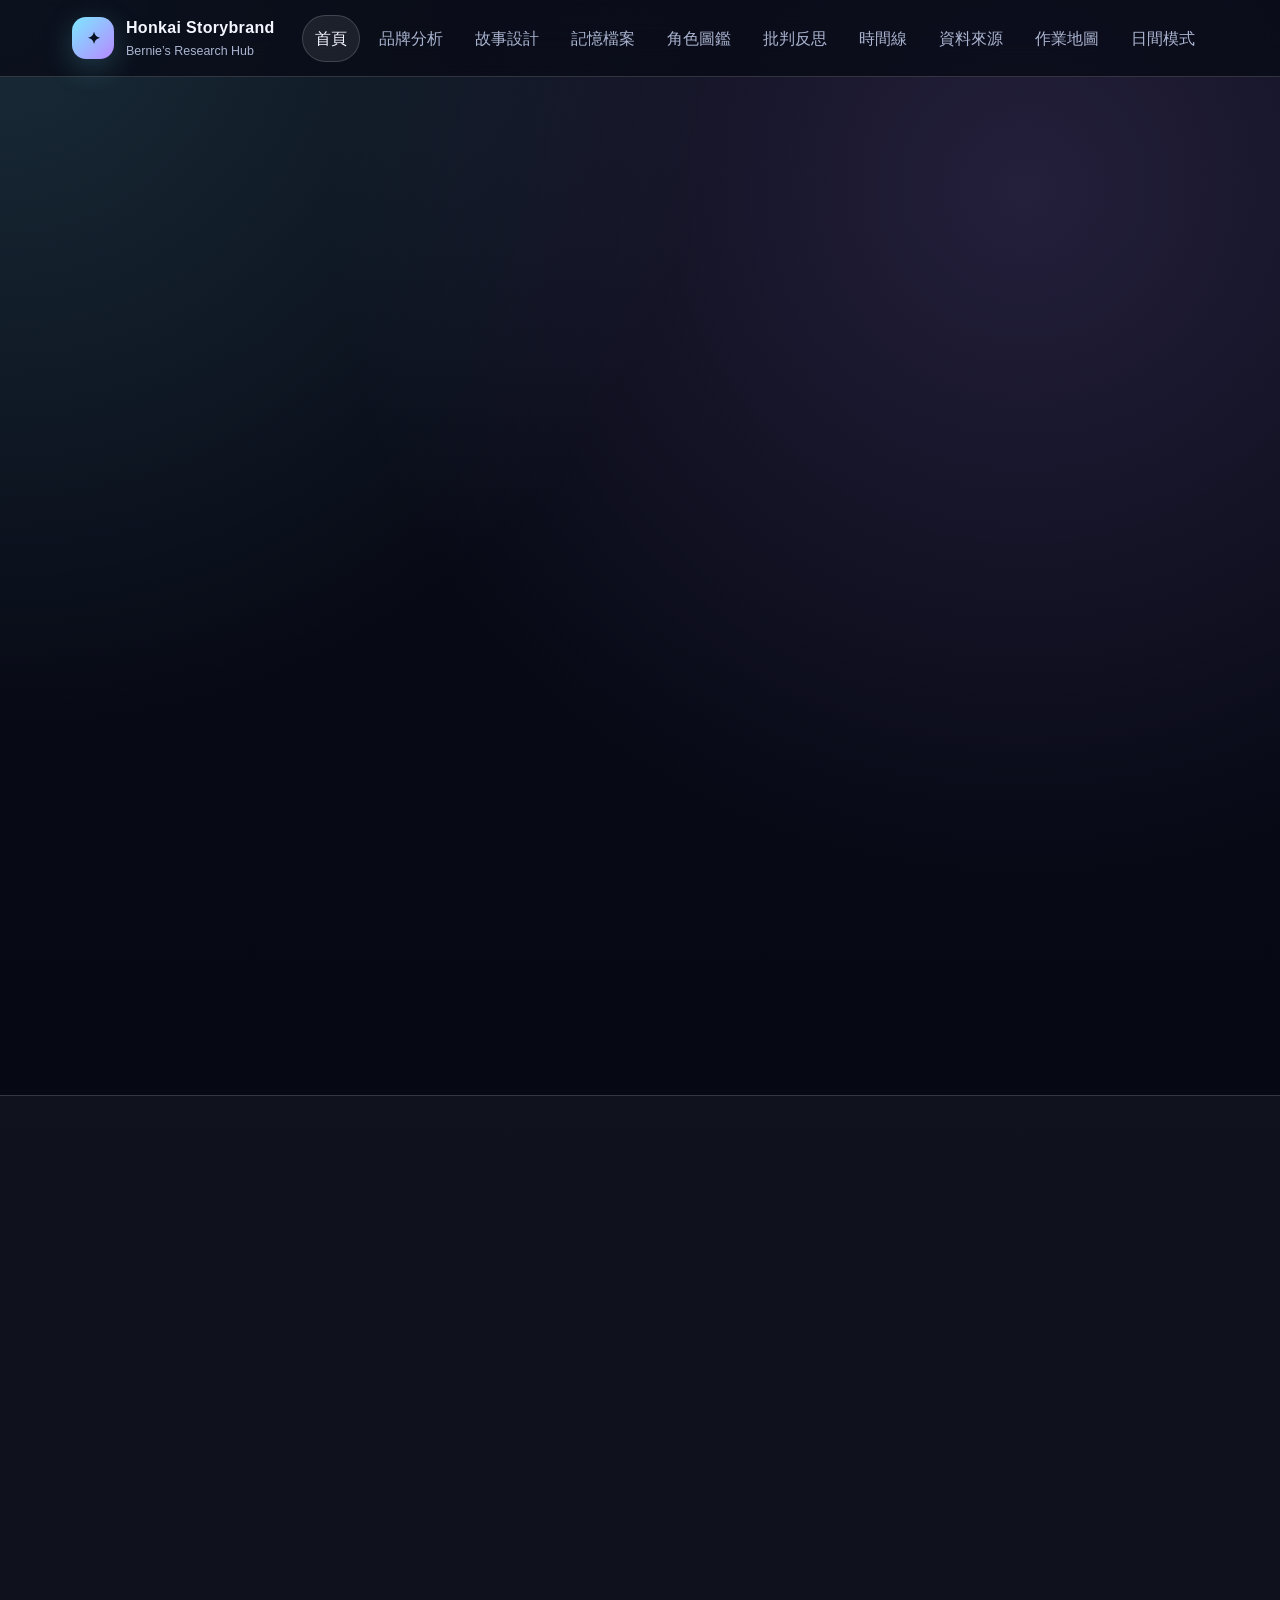
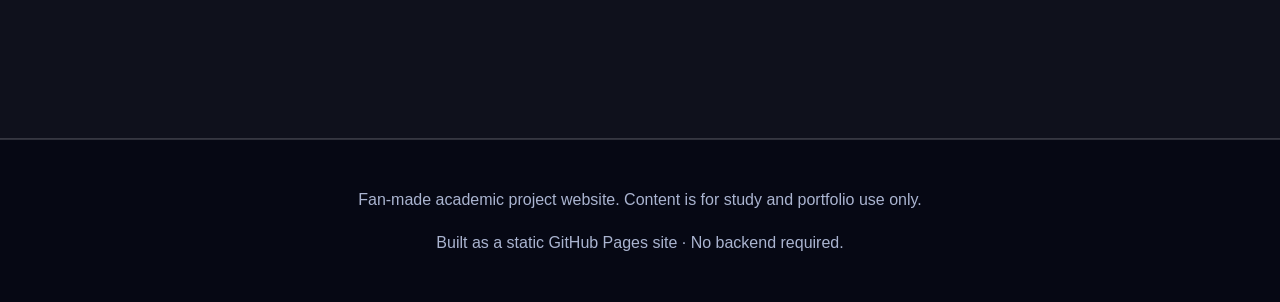
<file: index.html>
<!DOCTYPE html>
<html lang="zh-Hant">
<head>
  <meta charset="UTF-8" />
  <meta name="viewport" content="width=device-width, initial-scale=1.0" />
  <meta name="description" content="《崩壞3rd》數碼敘事、品牌分析與互動企劃網站。" />
  <title>首頁｜Honkai Storybrand Archive</title>
  <link rel="stylesheet" href="assets/css/styles.css" />
  <link rel="stylesheet" href="assets/css/intro.css" />
  
</head>
<body data-page="index">
  <a class="skip-link" href="#main">跳到主要內容</a>
  <header class="site-header">
    <div class="nav-shell">
      <a class="brand-mark" href="index.html" aria-label="Honkai Storybrand Archive home">
        <span class="brand-icon">✦</span>
        <span><strong>Honkai Storybrand</strong><small>Bernie’s Research Hub</small></span>
      </a>
      <button class="nav-toggle" aria-expanded="false" aria-controls="site-nav">☰</button>
      <nav id="site-nav" class="site-nav" aria-label="Main navigation">
        <a class="active" href="index.html">首頁</a>
<a href="brand.html">品牌分析</a>
<a href="story.html">故事設計</a>
<a href="campaign.html">記憶檔案</a>
<a href="characters.html">角色圖鑑</a>
<a href="reflection.html">批判反思</a>
<a href="resources.html">作業地圖</a>
      </nav>
    </div>
  </header>
  <main id="main">
    
<section class="hero split-hero">
  <div class="hero-copy reveal">
    <p class="eyebrow">Digital Storytelling · Brand Analysis · Campaign Prototype</p>
    <h1>《崩壞3rd》數碼敘事品牌研究網站</h1>
    <p class="lead">將《崩壞3rd》由一個 fan site 重新寫成一個可交功課、可做簡報、可展示互動企劃的研究網站。</p>
    <div class="hero-actions">
      <a class="btn primary" href="brand.html">睇品牌分析</a>
      <a class="btn ghost" href="campaign.html">試記憶檔案</a>
    </div>
  </div>
  <div class="hero-panel reveal delay-1" aria-label="project summary card">
    <span class="panel-label">Core Thesis</span>
    <h2>角色弧光 + 跨媒體 + Live Service = 情感型品牌</h2>
    <p>《崩壞3rd》的強項不是單純打怪或抽卡，而是把玩家放在「艦長／見證者」位置，透過長線劇情、動畫短片、音樂與社群活動累積情感記憶。</p>
  </div>
</section>

<section class="section compact">
  <div class="section-heading reveal">
    <p class="eyebrow">Assignment Fit</p>
    <h2>網站對應功課要求</h2>
    <p>這個版本直接對應 written report 與 PowerPoint 所需內容。你可以逐頁截圖、摘句，或者當成 digital submission prototype。</p>
  </div>
  <div class="card-grid four reveal delay-1">
    <article class="card"><span class="number">01</span><h3>Brand Analysis</h3><p>分析 miHoYo / HoYoverse 與《崩壞3rd》的 IP 定位、受眾、品牌語調。</p></article>
    <article class="card"><span class="number">02</span><h3>Story Design</h3><p>用角色弧光、章節節奏與世界觀，解釋故事如何建立情感投入。</p></article>
    <article class="card"><span class="number">03</span><h3>Interactive Elements</h3><p>用「記憶檔案」作 campaign prototype，示範互動式敘事如何設計。</p></article>
    <article class="card"><span class="number">04</span><h3>Critical Reflection</h3><p>討論抽卡倫理、敘事碎片化、社群風險與數碼敘事成效。</p></article>
  </div>
</section>

<section class="section alt">
  <div class="section-heading reveal">
    <p class="eyebrow">Site Map</p>
    <h2>你可以點樣行呢個網站</h2>
  </div>
  <div class="route-grid reveal delay-1">
    <a class="route-card" href="brand.html"><strong>品牌分析</strong><span>由公司品牌、IP 定位、受眾與品牌語調入手。</span></a>
    <a class="route-card" href="story.html"><strong>故事設計</strong><span>整理主線角色弧光、故事階段與 design rationale。</span></a>
    <a class="route-card" href="campaign.html"><strong>記憶檔案</strong><span>一個互動式網頁 campaign，可當 prototype 展示。</span></a>
    <a class="route-card" href="characters.html"><strong>角色圖鑑</strong><span>搜尋角色、睇角色 function 與網站用語。</span></a>
    <a class="route-card" href="reflection.html"><strong>批判反思</strong><span>寫 report 最需要用來拉高分析深度的一頁。</span></a>
    <a class="route-card" href="resources.html"><strong>作業地圖</strong><span>將網站轉成 written report 與 10-slide deck。</span></a>
  </div>
</section>

  </main>
  <footer class="site-footer">
    <p>Fan-made academic project website. Content is for study and portfolio use only.</p>
    <p>Built as a static GitHub Pages site · No backend required.</p>
  </footer>
  <div class="site-intro" id="site-intro" role="dialog" aria-modal="true" aria-labelledby="intro-title" hidden>
    <div class="site-intro__content">
      <p class="site-intro__eyebrow">Honkai Storybrand Archive</p>
      <div class="site-intro__orbit" aria-hidden="true"><span>✦</span></div>
      <p class="site-intro__chapter">MEMORY ARCHIVE / 01</p>
      <h2 id="intro-title">每段記憶，都值得見證。</h2>
      <p class="site-intro__subtitle">連結故事，重遇屬於你的崩壞記憶。</p>
      <div class="site-intro__track" aria-hidden="true"><span></span></div>
      <p class="site-intro__status" role="status" aria-live="polite">正在載入記憶檔案…</p>
      <button class="site-intro__skip" type="button">跳過動畫 <span aria-hidden="true">↗</span></button>
    </div>
  </div>
  <script src="assets/js/intro.js"></script>
  <script src="assets/js/main.js"></script>
  
</body>
</html>
</file>
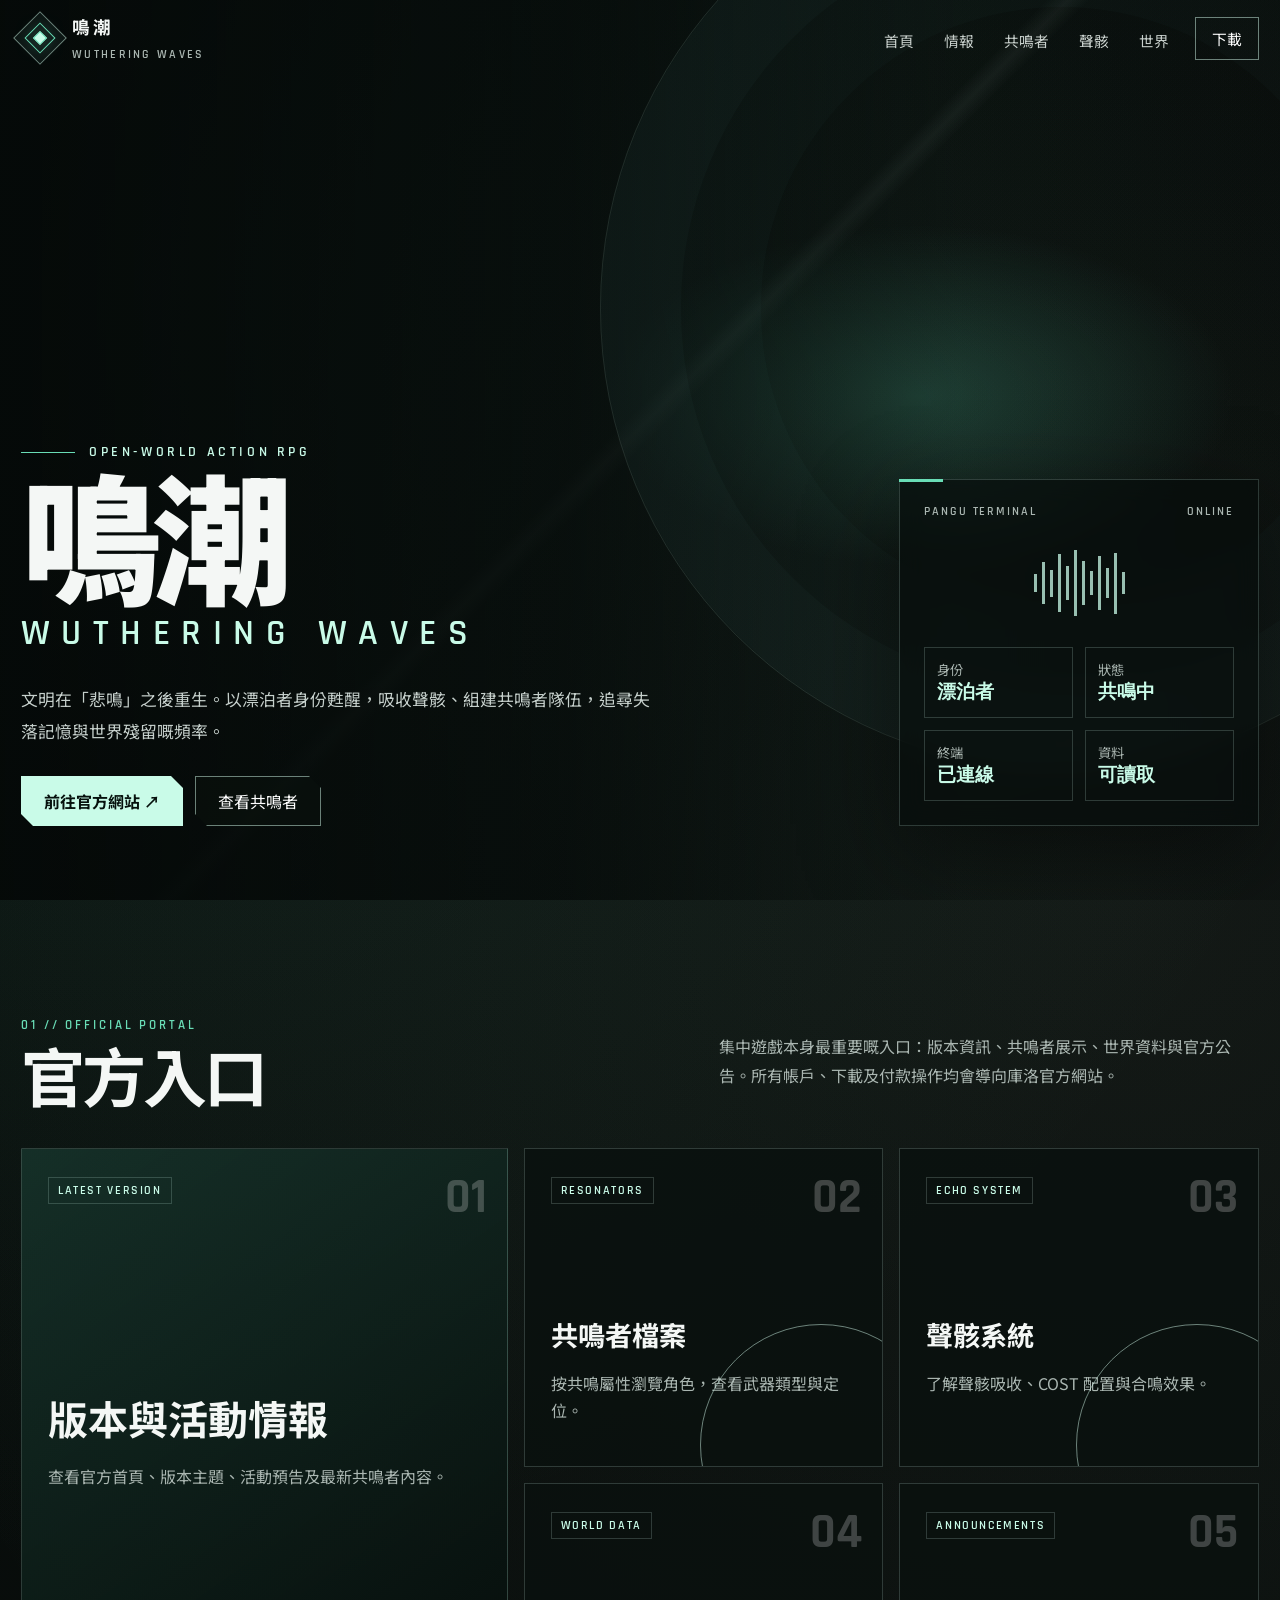
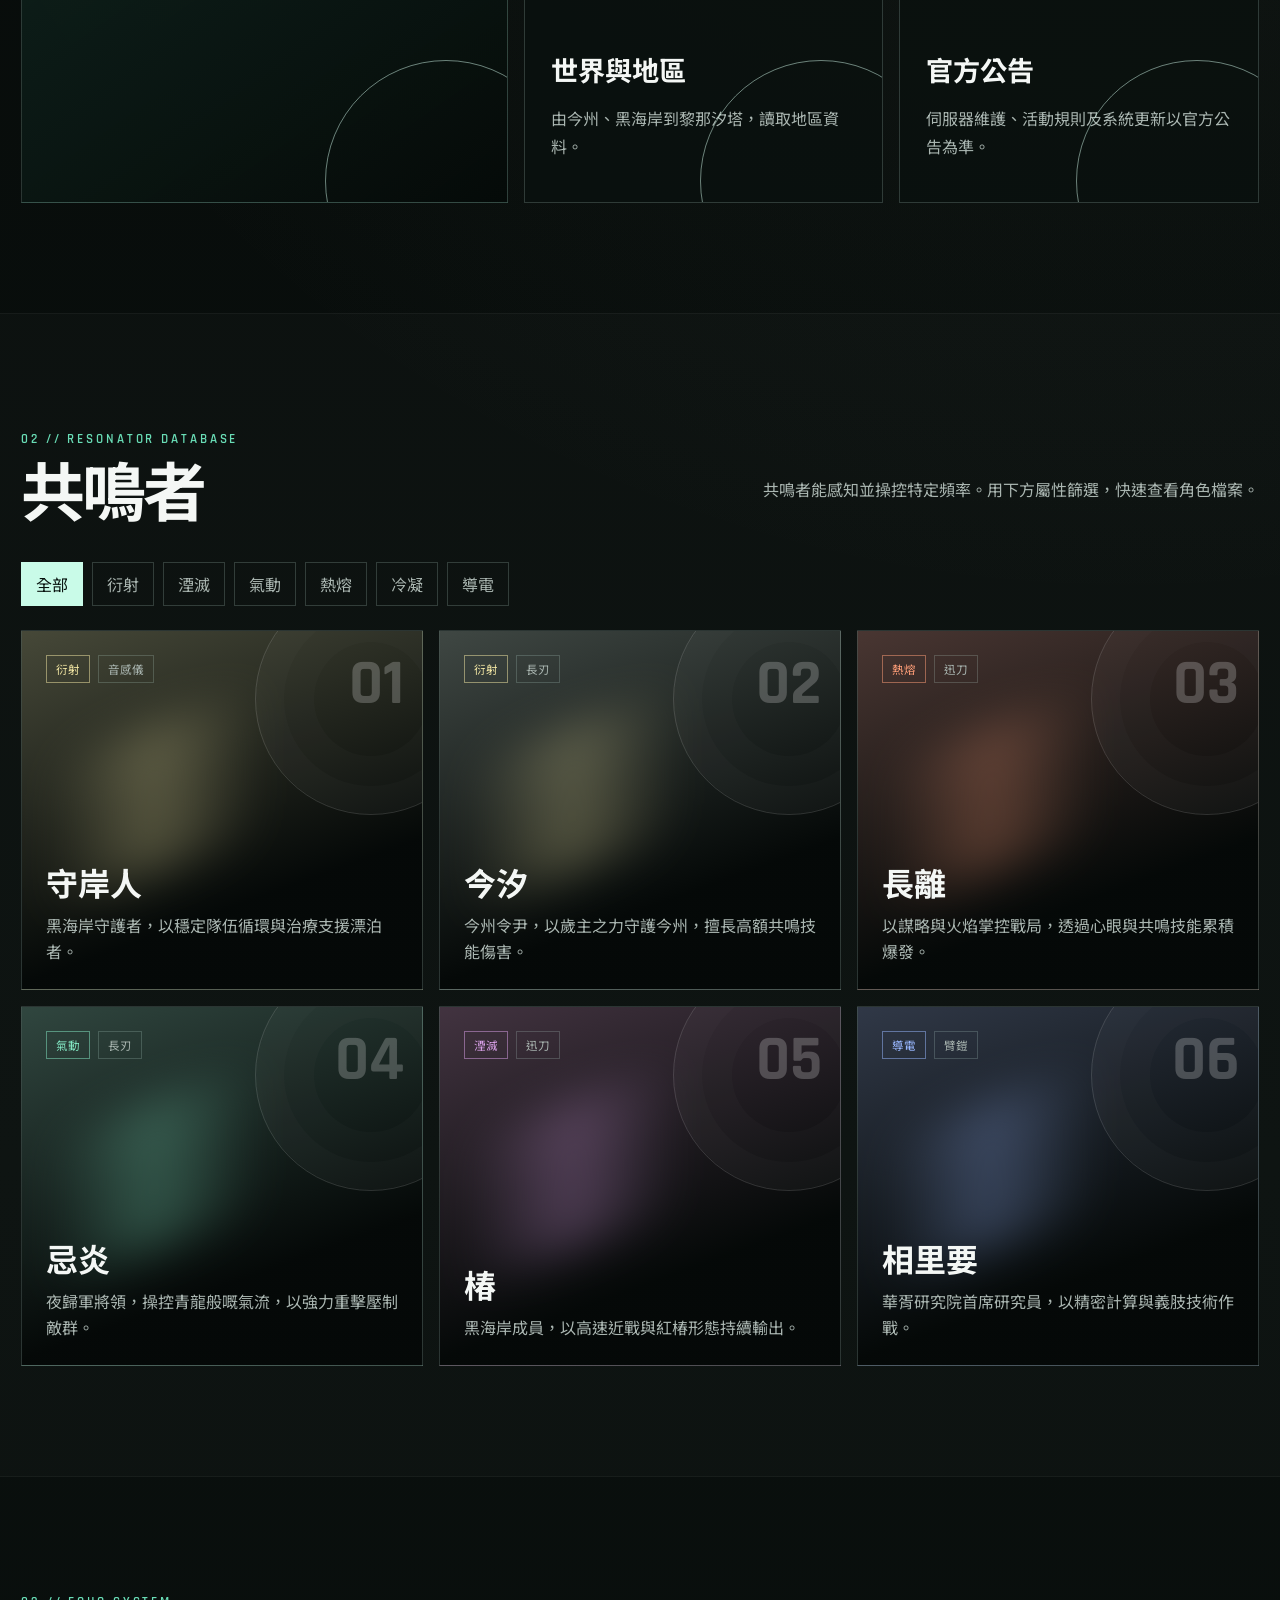
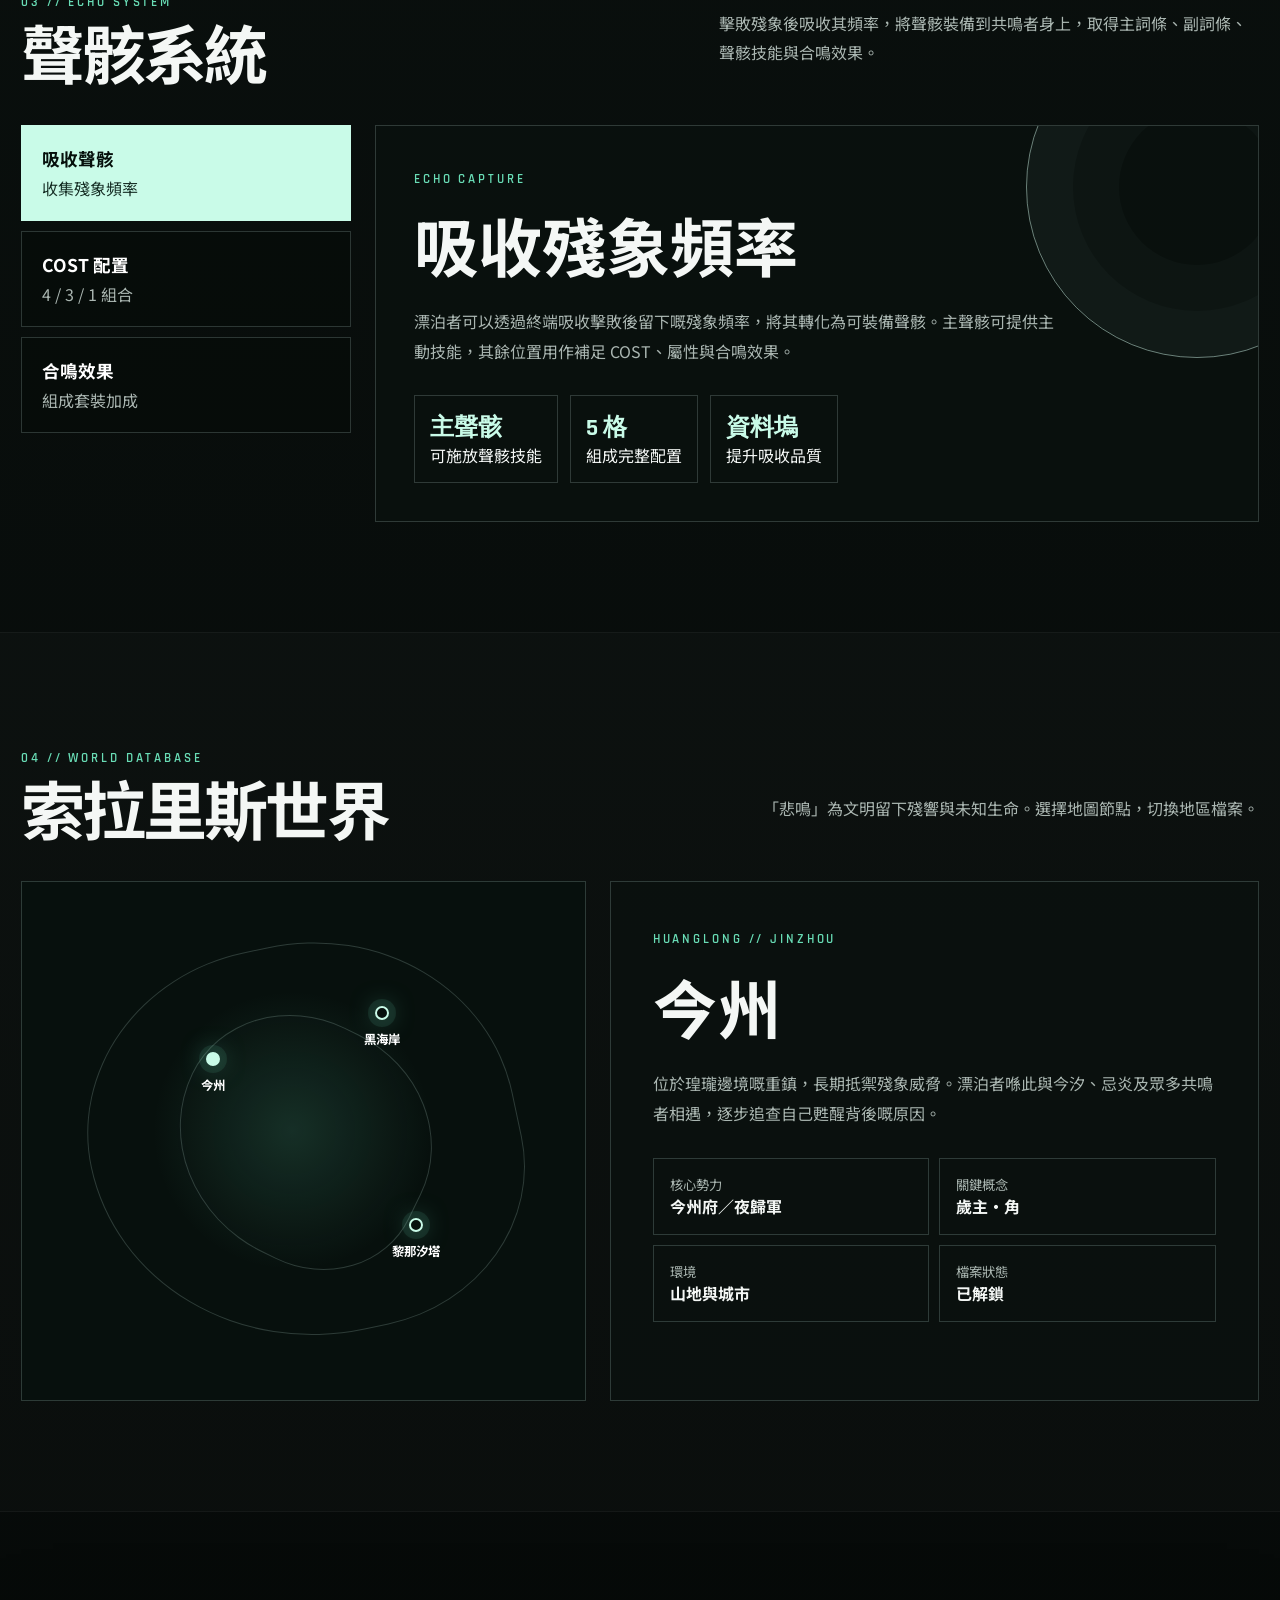
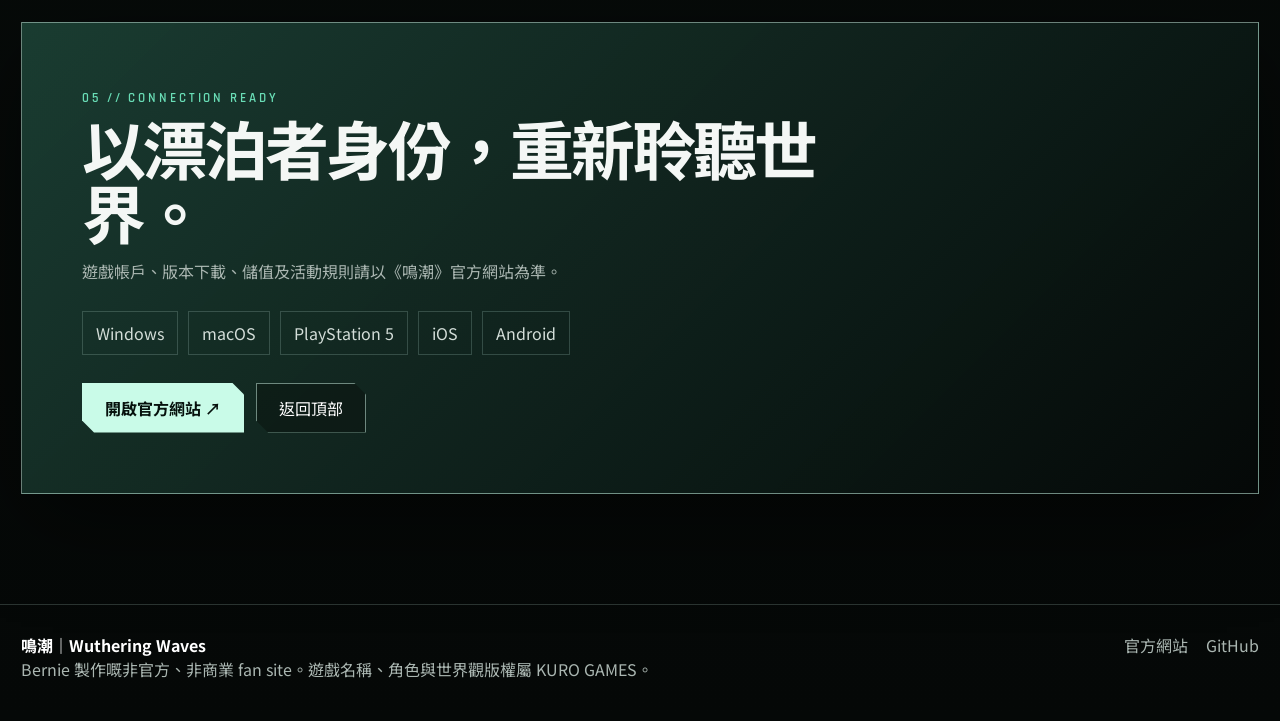
<file: wuwa/index.html>
<!DOCTYPE html>
<html lang="zh-Hant">
<head>
  <meta charset="UTF-8" />
  <meta name="viewport" content="width=device-width, initial-scale=1.0" />
  <meta name="description" content="《鳴潮》非官方繁體中文資料首頁：共鳴者、聲骸、世界觀、地區與官方入口。" />
  <meta name="theme-color" content="#070b0a" />
  <title>鳴潮｜Wuthering Waves</title>
  <link rel="preconnect" href="https://fonts.googleapis.com" />
  <link rel="preconnect" href="https://fonts.gstatic.com" crossorigin />
  <link href="https://fonts.googleapis.com/css2?family=Noto+Sans+TC:wght@300;400;500;600;700;900&family=Rajdhani:wght@400;500;600;700&display=swap" rel="stylesheet" />
  <style>
    :root {
      --bg: #060a09;
      --bg-2: #0b1110;
      --panel: rgba(10, 17, 15, .84);
      --panel-2: rgba(17, 26, 23, .76);
      --line: rgba(216, 255, 241, .18);
      --line-strong: rgba(216, 255, 241, .48);
      --text: #f4f7f5;
      --muted: #aab6b1;
      --accent: #c9fbe8;
      --accent-2: #69ddb6;
      --gold: #d4c693;
      --danger: #d98989;
      --max: 1280px;
      --shadow: 0 30px 90px rgba(0, 0, 0, .45);
    }

    * { box-sizing: border-box; }
    html { scroll-behavior: smooth; }
    body {
      margin: 0;
      color: var(--text);
      font-family: "Noto Sans TC", system-ui, sans-serif;
      background:
        radial-gradient(circle at 10% 5%, rgba(72, 158, 128, .17), transparent 24%),
        radial-gradient(circle at 88% 16%, rgba(175, 198, 177, .08), transparent 28%),
        linear-gradient(180deg, #050807 0%, #0a100e 50%, #050807 100%);
      overflow-x: hidden;
    }

    body::before {
      content: "";
      position: fixed;
      inset: 0;
      z-index: -2;
      pointer-events: none;
      opacity: .25;
      background-image:
        linear-gradient(rgba(255,255,255,.024) 1px, transparent 1px),
        linear-gradient(90deg, rgba(255,255,255,.024) 1px, transparent 1px);
      background-size: 44px 44px;
      mask-image: linear-gradient(to bottom, black, transparent 85%);
    }

    a { color: inherit; text-decoration: none; }
    button { font: inherit; }
    img { max-width: 100%; display: block; }
    .wrap { width: min(var(--max), calc(100% - 42px)); margin-inline: auto; }
    .eyebrow, .mono { font-family: "Rajdhani", sans-serif; letter-spacing: .16em; text-transform: uppercase; }
    .muted { color: var(--muted); }

    .skip-link { position: fixed; left: 14px; top: -60px; z-index: 999; padding: 10px 14px; background: var(--accent); color: #06100c; }
    .skip-link:focus { top: 14px; }

    .site-header {
      position: fixed;
      inset: 0 0 auto;
      z-index: 100;
      border-bottom: 1px solid transparent;
      transition: .25s ease;
    }
    .site-header.scrolled {
      background: rgba(5, 9, 8, .86);
      backdrop-filter: blur(18px);
      border-color: var(--line);
    }
    .nav-shell { height: 76px; display: flex; align-items: center; justify-content: space-between; gap: 24px; }
    .brand { display: flex; align-items: center; gap: 13px; min-width: max-content; }
    .brand-glyph {
      width: 38px; height: 38px; position: relative; border: 1px solid var(--line-strong);
      transform: rotate(45deg); background: rgba(174, 255, 226, .05);
    }
    .brand-glyph::before, .brand-glyph::after { content: ""; position: absolute; inset: 7px; border: 1px solid var(--accent-2); }
    .brand-glyph::after { inset: 13px; background: var(--accent); box-shadow: 0 0 18px rgba(105, 221, 182, .7); }
    .brand-copy strong { display: block; font-size: 1.1rem; letter-spacing: .18em; }
    .brand-copy small { color: var(--muted); font: 600 .72rem "Rajdhani"; letter-spacing: .2em; }

    .site-nav { display: flex; align-items: center; gap: 6px; }
    .site-nav a { position: relative; padding: 26px 12px 22px; color: #c9d1cd; font-size: .92rem; }
    .site-nav a::after { content: ""; position: absolute; left: 12px; right: 12px; bottom: 14px; height: 1px; transform: scaleX(0); background: var(--accent-2); transition: .2s; }
    .site-nav a:hover, .site-nav a.active { color: white; }
    .site-nav a:hover::after, .site-nav a.active::after { transform: scaleX(1); }
    .nav-download { border: 1px solid var(--line-strong); margin-left: 8px; padding: 10px 16px !important; }
    .nav-download::after { display: none; }
    .menu-btn { display: none; width: 42px; height: 42px; color: white; background: transparent; border: 1px solid var(--line); }

    .hero { min-height: 100svh; position: relative; display: grid; align-items: end; padding: 130px 0 74px; overflow: hidden; }
    .hero::before {
      content: ""; position: absolute; width: 72vw; aspect-ratio: 1; right: -19vw; top: -12vw; border-radius: 50%;
      border: 1px solid rgba(206,255,237,.12); box-shadow: inset 0 0 0 80px rgba(153,255,217,.018), inset 0 0 0 160px rgba(153,255,217,.014);
      animation: spin 28s linear infinite;
    }
    .hero::after {
      content: ""; position: absolute; inset: 0; z-index: -1;
      background:
        linear-gradient(90deg, rgba(5,9,8,.96) 0%, rgba(5,9,8,.72) 44%, rgba(5,9,8,.17) 75%),
        radial-gradient(ellipse at 72% 44%, rgba(98,230,189,.23), transparent 24%),
        linear-gradient(135deg, transparent 48%, rgba(217,255,241,.06) 49%, transparent 50%);
    }
    @keyframes spin { to { transform: rotate(360deg); } }
    .hero-grid { display: grid; grid-template-columns: minmax(0, 1fr) 360px; gap: 70px; align-items: end; }
    .hero-copy { max-width: 850px; }
    .hero-kicker { display: flex; align-items: center; gap: 14px; color: var(--accent); font: 600 .9rem "Rajdhani"; letter-spacing: .25em; }
    .hero-kicker::before { content: ""; width: 54px; height: 1px; background: var(--accent-2); }
    .hero h1 { margin: 18px 0 10px; font-size: clamp(4.4rem, 11vw, 10rem); line-height: .78; font-weight: 900; letter-spacing: -.07em; }
    .hero h1 span { display: block; margin-top: 22px; font: 600 clamp(1.2rem, 2.8vw, 2.4rem) "Rajdhani"; letter-spacing: .32em; color: var(--accent); }
    .hero-lead { max-width: 640px; margin: 28px 0; color: #c6d0cc; font-size: 1.05rem; line-height: 1.9; }
    .actions { display: flex; flex-wrap: wrap; gap: 12px; }
    .btn {
      min-height: 50px; padding: 0 22px; display: inline-flex; align-items: center; justify-content: center; gap: 12px;
      border: 1px solid var(--line-strong); background: rgba(10,18,15,.5); color: white; transition: .22s ease;
      clip-path: polygon(0 0, calc(100% - 12px) 0, 100% 12px, 100% 100%, 12px 100%, 0 calc(100% - 12px));
    }
    .btn.primary { color: #06110d; background: var(--accent); border-color: var(--accent); font-weight: 700; }
    .btn:hover { transform: translateY(-2px); border-color: var(--accent); box-shadow: 0 12px 30px rgba(105,221,182,.12); }

    .terminal-card { position: relative; padding: 24px; border: 1px solid var(--line); background: rgba(7,13,11,.68); backdrop-filter: blur(12px); box-shadow: var(--shadow); }
    .terminal-card::before { content: ""; position: absolute; left: -1px; top: -1px; width: 44px; height: 3px; background: var(--accent-2); }
    .terminal-head { display: flex; justify-content: space-between; color: var(--muted); font: 600 .75rem "Rajdhani"; letter-spacing: .16em; }
    .waveform { height: 72px; margin: 28px 0; display: flex; align-items: center; justify-content: center; gap: 5px; }
    .waveform span { width: 3px; height: var(--h); background: var(--accent); opacity: .75; animation: pulse 1.8s ease-in-out infinite alternate; animation-delay: var(--d); }
    @keyframes pulse { to { height: calc(var(--h) * .35); opacity: .28; } }
    .terminal-data { display: grid; grid-template-columns: 1fr 1fr; gap: 12px; }
    .terminal-data div { padding: 12px; border: 1px solid var(--line); }
    .terminal-data small { display: block; color: var(--muted); }
    .terminal-data strong { font: 600 1.2rem "Rajdhani"; color: var(--accent); }

    section { scroll-margin-top: 76px; }
    .section { padding: 110px 0; position: relative; }
    .section.alt { background: rgba(255,255,255,.018); border-block: 1px solid rgba(255,255,255,.04); }
    .section-head { margin-bottom: 42px; display: flex; justify-content: space-between; align-items: end; gap: 30px; }
    .section-index { color: var(--accent-2); font: 600 .82rem "Rajdhani"; letter-spacing: .22em; }
    .section h2 { margin: 8px 0 0; font-size: clamp(2.2rem, 5vw, 4.7rem); line-height: 1; letter-spacing: -.045em; }
    .section-head > p { max-width: 540px; color: var(--muted); line-height: 1.8; }

    .portal-grid { display: grid; grid-template-columns: 1.15fr .85fr .85fr; gap: 16px; }
    .portal-card { min-height: 300px; padding: 26px; position: relative; overflow: hidden; border: 1px solid var(--line); background: var(--panel); }
    .portal-card::before { content: ""; position: absolute; inset: auto -60px -100px auto; width: 240px; height: 240px; border: 1px solid var(--line-strong); border-radius: 50%; }
    .portal-card.featured { min-height: 420px; grid-row: span 2; background: linear-gradient(145deg, rgba(26,62,52,.64), rgba(5,10,8,.92)); }
    .portal-card h3 { margin: 110px 0 8px; font-size: 1.7rem; }
    .portal-card.featured h3 { margin-top: 185px; font-size: 2.5rem; }
    .portal-card p { color: var(--muted); line-height: 1.7; }
    .portal-card .tag { display: inline-flex; padding: 5px 9px; border: 1px solid var(--line); color: var(--accent); font: 600 .72rem "Rajdhani"; letter-spacing: .14em; }
    .portal-card .corner { position: absolute; right: 20px; top: 18px; color: rgba(255,255,255,.22); font: 700 3rem "Rajdhani"; }

    .filters { display: flex; flex-wrap: wrap; gap: 9px; margin-bottom: 24px; }
    .filter-btn { padding: 9px 14px; color: var(--muted); background: transparent; border: 1px solid var(--line); cursor: pointer; }
    .filter-btn:hover, .filter-btn.active { color: #06100c; background: var(--accent); border-color: var(--accent); }
    .resonator-grid { display: grid; grid-template-columns: repeat(3, 1fr); gap: 16px; }
    .resonator-card { min-height: 360px; position: relative; overflow: hidden; padding: 24px; border: 1px solid var(--line); background: linear-gradient(160deg, var(--tone), rgba(5,9,8,.96) 70%); transition: .25s; }
    .resonator-card:hover { transform: translateY(-6px); border-color: var(--line-strong); }
    .resonator-card.hidden { display: none; }
    .resonator-card::before { content: ""; position: absolute; width: 230px; height: 230px; right: -65px; top: -48px; border: 1px solid rgba(255,255,255,.15); border-radius: 50%; box-shadow: inset 0 0 0 28px rgba(255,255,255,.015), inset 0 0 0 58px rgba(255,255,255,.015); }
    .resonator-card::after { content: ""; position: absolute; left: 24px; top: 92px; width: 54%; height: 150px; opacity: .28; background: linear-gradient(90deg, transparent, var(--element), transparent); filter: blur(24px); transform: skewY(-18deg); }
    .resonator-number { position: absolute; right: 18px; top: 12px; color: rgba(255,255,255,.22); font: 700 4rem "Rajdhani"; }
    .resonator-meta { display: flex; gap: 8px; flex-wrap: wrap; position: relative; z-index: 1; }
    .pill { padding: 5px 9px; border: 1px solid var(--line); color: var(--muted); font-size: .72rem; }
    .pill.element { color: var(--element); border-color: color-mix(in srgb, var(--element) 50%, transparent); }
    .resonator-info { position: absolute; left: 24px; right: 24px; bottom: 24px; z-index: 1; }
    .resonator-info h3 { margin: 0 0 7px; font-size: 2rem; }
    .resonator-info p { margin: 0; color: var(--muted); line-height: 1.65; }

    .echo-layout { display: grid; grid-template-columns: 330px 1fr; gap: 24px; }
    .echo-tabs { display: grid; gap: 10px; align-content: start; }
    .echo-tab { padding: 20px; text-align: left; color: var(--muted); border: 1px solid var(--line); background: rgba(5,10,8,.35); cursor: pointer; }
    .echo-tab strong { display: block; color: white; font-size: 1.1rem; margin-bottom: 5px; }
    .echo-tab.active { background: var(--accent); color: #183027; border-color: var(--accent); }
    .echo-tab.active strong { color: #06100c; }
    .echo-panel { min-height: 390px; padding: 38px; position: relative; overflow: hidden; border: 1px solid var(--line); background: var(--panel); }
    .echo-panel::before { content: ""; position: absolute; right: -110px; top: -110px; width: 340px; height: 340px; border-radius: 50%; border: 1px solid var(--line-strong); box-shadow: inset 0 0 0 46px rgba(201,251,232,.02), inset 0 0 0 92px rgba(201,251,232,.02); }
    .echo-panel h3 { margin: 10px 0; font-size: clamp(2.2rem, 5vw, 4rem); }
    .echo-panel p { max-width: 650px; color: var(--muted); line-height: 1.9; }
    .cost-row { display: flex; flex-wrap: wrap; gap: 12px; margin-top: 28px; }
    .cost { min-width: 110px; padding: 15px; border: 1px solid var(--line); }
    .cost strong { display: block; color: var(--accent); font: 700 1.5rem "Rajdhani"; }

    .world-layout { display: grid; grid-template-columns: 1fr 1.15fr; gap: 24px; }
    .region-map { min-height: 520px; position: relative; border: 1px solid var(--line); background: radial-gradient(circle at 48% 48%, rgba(94,199,163,.17), transparent 35%), #07100d; overflow: hidden; }
    .region-map::before, .region-map::after { content: ""; position: absolute; inset: 12%; border: 1px solid var(--line); border-radius: 48% 52% 42% 58%; transform: rotate(-12deg); }
    .region-map::after { inset: 27%; transform: rotate(26deg); }
    .map-node { position: absolute; transform: translate(-50%, -50%); padding: 0; color: white; background: transparent; border: 0; cursor: pointer; }
    .map-node span { display: block; width: 14px; height: 14px; margin: auto; border: 2px solid var(--accent); border-radius: 50%; box-shadow: 0 0 0 7px rgba(105,221,182,.1), 0 0 24px rgba(105,221,182,.6); }
    .map-node strong { display: block; margin-top: 10px; font-size: .78rem; white-space: nowrap; }
    .map-node.active span { background: var(--accent); }
    .region-copy { padding: 42px; border: 1px solid var(--line); background: var(--panel); }
    .region-copy h3 { margin: 12px 0; font-size: clamp(2.4rem, 5vw, 4.4rem); }
    .region-copy p { color: var(--muted); line-height: 1.9; }
    .region-facts { margin-top: 30px; display: grid; grid-template-columns: repeat(2, 1fr); gap: 10px; }
    .region-facts div { padding: 16px; border: 1px solid var(--line); }
    .region-facts small { display: block; color: var(--muted); }

    .download-panel { padding: 60px; border: 1px solid var(--line-strong); background: linear-gradient(135deg, rgba(36,84,69,.68), rgba(5,9,8,.96)); box-shadow: var(--shadow); }
    .download-panel h2 { max-width: 760px; }
    .platforms { margin: 28px 0; display: flex; flex-wrap: wrap; gap: 10px; }
    .platforms span { padding: 9px 13px; border: 1px solid var(--line); color: #d4ded9; }

    footer { padding: 28px 0 40px; color: var(--muted); border-top: 1px solid var(--line); }
    .footer-grid { display: flex; justify-content: space-between; gap: 30px; align-items: start; }
    footer strong { color: white; }
    .footer-links { display: flex; flex-wrap: wrap; gap: 18px; }
    .footer-links a:hover { color: var(--accent); }

    .reveal { opacity: 0; transform: translateY(22px); transition: opacity .7s ease, transform .7s ease; }
    .reveal.visible { opacity: 1; transform: none; }

    @media (max-width: 980px) {
      .menu-btn { display: grid; place-items: center; }
      .site-nav { position: fixed; top: 76px; left: 20px; right: 20px; display: none; padding: 14px; background: rgba(5,9,8,.97); border: 1px solid var(--line); flex-direction: column; align-items: stretch; }
      .site-nav.open { display: flex; }
      .site-nav a { padding: 13px 12px; }
      .site-nav a::after { bottom: 5px; }
      .nav-download { margin-left: 0; }
      .hero-grid, .world-layout { grid-template-columns: 1fr; }
      .hero { align-items: center; }
      .terminal-card { max-width: 560px; }
      .portal-grid { grid-template-columns: 1fr 1fr; }
      .portal-card.featured { grid-column: span 2; grid-row: auto; }
      .resonator-grid { grid-template-columns: repeat(2, 1fr); }
      .echo-layout { grid-template-columns: 1fr; }
      .echo-tabs { grid-template-columns: repeat(3, 1fr); }
    }

    @media (max-width: 650px) {
      .wrap { width: min(100% - 28px, var(--max)); }
      .brand-copy small { display: none; }
      .hero { padding-top: 120px; }
      .hero h1 { font-size: clamp(4.2rem, 24vw, 7rem); }
      .hero-grid { gap: 38px; }
      .section { padding: 78px 0; }
      .section-head { display: block; }
      .portal-grid, .resonator-grid { grid-template-columns: 1fr; }
      .portal-card.featured { grid-column: auto; }
      .echo-tabs { grid-template-columns: 1fr; }
      .echo-panel, .region-copy, .download-panel { padding: 26px; }
      .region-map { min-height: 400px; }
      .footer-grid { flex-direction: column; }
    }
  </style>
</head>
<body id="top">
  <a class="skip-link" href="#main">跳到主要內容</a>

  <header class="site-header" id="header">
    <div class="wrap nav-shell">
      <a class="brand" href="#top" aria-label="鳴潮首頁">
        <span class="brand-glyph" aria-hidden="true"></span>
        <span class="brand-copy"><strong>鳴潮</strong><small>WUTHERING WAVES</small></span>
      </a>
      <button class="menu-btn" id="menuBtn" aria-expanded="false" aria-controls="siteNav">☰</button>
      <nav class="site-nav" id="siteNav" aria-label="主要導覽">
        <a class="active" href="#top">首頁</a>
        <a href="#news">情報</a>
        <a href="#resonators">共鳴者</a>
        <a href="#echoes">聲骸</a>
        <a href="#world">世界</a>
        <a class="nav-download" href="#download">下載</a>
      </nav>
    </div>
  </header>

  <main id="main">
    <section class="hero" aria-labelledby="hero-title">
      <div class="wrap hero-grid">
        <div class="hero-copy reveal">
          <div class="hero-kicker">OPEN-WORLD ACTION RPG</div>
          <h1 id="hero-title">鳴潮<span>WUTHERING WAVES</span></h1>
          <p class="hero-lead">文明在「悲鳴」之後重生。以漂泊者身份甦醒，吸收聲骸、組建共鳴者隊伍，追尋失落記憶與世界殘留嘅頻率。</p>
          <div class="actions">
            <a class="btn primary" href="https://wutheringwaves.kurogames.com/" target="_blank" rel="noopener noreferrer">前往官方網站 ↗</a>
            <a class="btn" href="#resonators">查看共鳴者</a>
          </div>
        </div>

        <aside class="terminal-card reveal" aria-label="終端連線資料">
          <div class="terminal-head"><span>PANGU TERMINAL</span><span>ONLINE</span></div>
          <div class="waveform" aria-hidden="true">
            <span style="--h:18px;--d:.1s"></span><span style="--h:42px;--d:.4s"></span><span style="--h:27px;--d:.2s"></span><span style="--h:58px;--d:.6s"></span><span style="--h:34px;--d:.3s"></span><span style="--h:66px;--d:.8s"></span><span style="--h:44px;--d:.2s"></span><span style="--h:24px;--d:.5s"></span><span style="--h:54px;--d:.7s"></span><span style="--h:30px;--d:.15s"></span><span style="--h:61px;--d:.45s"></span><span style="--h:22px;--d:.65s"></span>
          </div>
          <div class="terminal-data">
            <div><small>身份</small><strong>漂泊者</strong></div>
            <div><small>狀態</small><strong>共鳴中</strong></div>
            <div><small>終端</small><strong>已連線</strong></div>
            <div><small>資料</small><strong>可讀取</strong></div>
          </div>
        </aside>
      </div>
    </section>

    <section class="section" id="news">
      <div class="wrap">
        <div class="section-head reveal">
          <div><span class="section-index">01 // OFFICIAL PORTAL</span><h2>官方入口</h2></div>
          <p>集中遊戲本身最重要嘅入口：版本資訊、共鳴者展示、世界資料與官方公告。所有帳戶、下載及付款操作均會導向庫洛官方網站。</p>
        </div>
        <div class="portal-grid">
          <a class="portal-card featured reveal" href="https://wutheringwaves.kurogames.com/" target="_blank" rel="noopener noreferrer">
            <span class="tag">LATEST VERSION</span><span class="corner">01</span>
            <h3>版本與活動情報</h3><p>查看官方首頁、版本主題、活動預告及最新共鳴者內容。</p>
          </a>
          <a class="portal-card reveal" href="#resonators"><span class="tag">RESONATORS</span><span class="corner">02</span><h3>共鳴者檔案</h3><p>按共鳴屬性瀏覽角色，查看武器類型與定位。</p></a>
          <a class="portal-card reveal" href="#echoes"><span class="tag">ECHO SYSTEM</span><span class="corner">03</span><h3>聲骸系統</h3><p>了解聲骸吸收、COST 配置與合鳴效果。</p></a>
          <a class="portal-card reveal" href="#world"><span class="tag">WORLD DATA</span><span class="corner">04</span><h3>世界與地區</h3><p>由今州、黑海岸到黎那汐塔，讀取地區資料。</p></a>
          <a class="portal-card reveal" href="https://wutheringwaves.kurogames.com/" target="_blank" rel="noopener noreferrer"><span class="tag">ANNOUNCEMENTS</span><span class="corner">05</span><h3>官方公告</h3><p>伺服器維護、活動規則及系統更新以官方公告為準。</p></a>
        </div>
      </div>
    </section>

    <section class="section alt" id="resonators">
      <div class="wrap">
        <div class="section-head reveal">
          <div><span class="section-index">02 // RESONATOR DATABASE</span><h2>共鳴者</h2></div>
          <p>共鳴者能感知並操控特定頻率。用下方屬性篩選，快速查看角色檔案。</p>
        </div>

        <div class="filters reveal" role="group" aria-label="共鳴屬性篩選">
          <button class="filter-btn active" data-filter="all">全部</button>
          <button class="filter-btn" data-filter="spectro">衍射</button>
          <button class="filter-btn" data-filter="havoc">湮滅</button>
          <button class="filter-btn" data-filter="aero">氣動</button>
          <button class="filter-btn" data-filter="fusion">熱熔</button>
          <button class="filter-btn" data-filter="glacio">冷凝</button>
          <button class="filter-btn" data-filter="electro">導電</button>
        </div>

        <div class="resonator-grid">
          <article class="resonator-card reveal" data-element="spectro" style="--tone:#464838;--element:#f3e7a4">
            <span class="resonator-number">01</span><div class="resonator-meta"><span class="pill element">衍射</span><span class="pill">音感儀</span></div>
            <div class="resonator-info"><h3>守岸人</h3><p>黑海岸守護者，以穩定隊伍循環與治療支援漂泊者。</p></div>
          </article>
          <article class="resonator-card reveal" data-element="spectro" style="--tone:#3f4743;--element:#f3e7a4">
            <span class="resonator-number">02</span><div class="resonator-meta"><span class="pill element">衍射</span><span class="pill">長刃</span></div>
            <div class="resonator-info"><h3>今汐</h3><p>今州令尹，以歲主之力守護今州，擅長高額共鳴技能傷害。</p></div>
          </article>
          <article class="resonator-card reveal" data-element="fusion" style="--tone:#493632;--element:#ff9e78">
            <span class="resonator-number">03</span><div class="resonator-meta"><span class="pill element">熱熔</span><span class="pill">迅刀</span></div>
            <div class="resonator-info"><h3>長離</h3><p>以謀略與火焰掌控戰局，透過心眼與共鳴技能累積爆發。</p></div>
          </article>
          <article class="resonator-card reveal" data-element="aero" style="--tone:#30463f;--element:#83e8c4">
            <span class="resonator-number">04</span><div class="resonator-meta"><span class="pill element">氣動</span><span class="pill">長刃</span></div>
            <div class="resonator-info"><h3>忌炎</h3><p>夜歸軍將領，操控青龍般嘅氣流，以強力重擊壓制敵群。</p></div>
          </article>
          <article class="resonator-card reveal" data-element="havoc" style="--tone:#423340;--element:#d9a0e8">
            <span class="resonator-number">05</span><div class="resonator-meta"><span class="pill element">湮滅</span><span class="pill">迅刀</span></div>
            <div class="resonator-info"><h3>椿</h3><p>黑海岸成員，以高速近戰與紅椿形態持續輸出。</p></div>
          </article>
          <article class="resonator-card reveal" data-element="electro" style="--tone:#303847;--element:#98b7ff">
            <span class="resonator-number">06</span><div class="resonator-meta"><span class="pill element">導電</span><span class="pill">臂鎧</span></div>
            <div class="resonator-info"><h3>相里要</h3><p>華胥研究院首席研究員，以精密計算與義肢技術作戰。</p></div>
          </article>
        </div>
      </div>
    </section>

    <section class="section" id="echoes">
      <div class="wrap">
        <div class="section-head reveal">
          <div><span class="section-index">03 // ECHO SYSTEM</span><h2>聲骸系統</h2></div>
          <p>擊敗殘象後吸收其頻率，將聲骸裝備到共鳴者身上，取得主詞條、副詞條、聲骸技能與合鳴效果。</p>
        </div>
        <div class="echo-layout">
          <div class="echo-tabs reveal" role="tablist" aria-label="聲骸資料分類">
            <button class="echo-tab active" data-echo="absorb"><strong>吸收聲骸</strong>收集殘象頻率</button>
            <button class="echo-tab" data-echo="cost"><strong>COST 配置</strong>4 / 3 / 1 組合</button>
            <button class="echo-tab" data-echo="sonata"><strong>合鳴效果</strong>組成套裝加成</button>
          </div>
          <div class="echo-panel reveal" id="echoPanel" aria-live="polite">
            <span class="section-index" id="echoIndex">ECHO CAPTURE</span>
            <h3 id="echoTitle">吸收殘象頻率</h3>
            <p id="echoText">漂泊者可以透過終端吸收擊敗後留下嘅殘象頻率，將其轉化為可裝備聲骸。主聲骸可提供主動技能，其餘位置用作補足 COST、屬性與合鳴效果。</p>
            <div class="cost-row" id="costRow">
              <div class="cost"><strong>主聲骸</strong><span>可施放聲骸技能</span></div>
              <div class="cost"><strong>5 格</strong><span>組成完整配置</span></div>
              <div class="cost"><strong>資料塢</strong><span>提升吸收品質</span></div>
            </div>
          </div>
        </div>
      </div>
    </section>

    <section class="section alt" id="world">
      <div class="wrap">
        <div class="section-head reveal">
          <div><span class="section-index">04 // WORLD DATABASE</span><h2>索拉里斯世界</h2></div>
          <p>「悲鳴」為文明留下殘響與未知生命。選擇地圖節點，切換地區檔案。</p>
        </div>
        <div class="world-layout">
          <div class="region-map reveal" aria-label="地區選擇地圖">
            <button class="map-node active" style="left:34%;top:37%" data-region="jinzhou"><span></span><strong>今州</strong></button>
            <button class="map-node" style="left:64%;top:28%" data-region="blackshores"><span></span><strong>黑海岸</strong></button>
            <button class="map-node" style="left:70%;top:69%" data-region="rinascita"><span></span><strong>黎那汐塔</strong></button>
          </div>
          <article class="region-copy reveal" aria-live="polite">
            <span class="section-index" id="regionCode">HUANGLONG // JINZHOU</span>
            <h3 id="regionTitle">今州</h3>
            <p id="regionText">位於瑝瓏邊境嘅重鎮，長期抵禦殘象威脅。漂泊者喺此與今汐、忌炎及眾多共鳴者相遇，逐步追查自己甦醒背後嘅原因。</p>
            <div class="region-facts">
              <div><small>核心勢力</small><strong id="regionFaction">今州府／夜歸軍</strong></div>
              <div><small>關鍵概念</small><strong id="regionKeyword">歲主・角</strong></div>
              <div><small>環境</small><strong id="regionEnv">山地與城市</strong></div>
              <div><small>檔案狀態</small><strong>已解鎖</strong></div>
            </div>
          </article>
        </div>
      </div>
    </section>

    <section class="section" id="download">
      <div class="wrap">
        <div class="download-panel reveal">
          <span class="section-index">05 // CONNECTION READY</span>
          <h2>以漂泊者身份，重新聆聽世界。</h2>
          <p class="muted">遊戲帳戶、版本下載、儲值及活動規則請以《鳴潮》官方網站為準。</p>
          <div class="platforms" aria-label="支援平台">
            <span>Windows</span><span>macOS</span><span>PlayStation 5</span><span>iOS</span><span>Android</span>
          </div>
          <div class="actions">
            <a class="btn primary" href="https://wutheringwaves.kurogames.com/" target="_blank" rel="noopener noreferrer">開啟官方網站 ↗</a>
            <a class="btn" href="#top">返回頂部</a>
          </div>
        </div>
      </div>
    </section>
  </main>

  <footer>
    <div class="wrap footer-grid">
      <div><strong>鳴潮｜Wuthering Waves</strong><br />Bernie 製作嘅非官方、非商業 fan site。遊戲名稱、角色與世界觀版權屬 KURO GAMES。</div>
      <div class="footer-links"><a href="https://wutheringwaves.kurogames.com/" target="_blank" rel="noopener noreferrer">官方網站</a><a href="https://github.com/bernie8026/hi3" target="_blank" rel="noopener noreferrer">GitHub</a></div>
    </div>
  </footer>

  <script>
    const header = document.getElementById('header');
    const nav = document.getElementById('siteNav');
    const menuBtn = document.getElementById('menuBtn');
    const navLinks = [...document.querySelectorAll('.site-nav a[href^="#"]')];

    const updateHeader = () => header.classList.toggle('scrolled', window.scrollY > 20);
    updateHeader();
    window.addEventListener('scroll', updateHeader, { passive: true });

    menuBtn.addEventListener('click', () => {
      const open = nav.classList.toggle('open');
      menuBtn.setAttribute('aria-expanded', String(open));
      menuBtn.textContent = open ? '×' : '☰';
    });
    navLinks.forEach(link => link.addEventListener('click', () => {
      nav.classList.remove('open');
      menuBtn.setAttribute('aria-expanded', 'false');
      menuBtn.textContent = '☰';
    }));

    const revealObserver = new IntersectionObserver(entries => {
      entries.forEach(entry => {
        if (entry.isIntersecting) {
          entry.target.classList.add('visible');
          revealObserver.unobserve(entry.target);
        }
      });
    }, { threshold: .12 });
    document.querySelectorAll('.reveal').forEach(el => revealObserver.observe(el));

    const sectionObserver = new IntersectionObserver(entries => {
      entries.forEach(entry => {
        if (!entry.isIntersecting) return;
        navLinks.forEach(link => link.classList.toggle('active', link.getAttribute('href') === `#${entry.target.id}`));
      });
    }, { rootMargin: '-35% 0px -55% 0px' });
    document.querySelectorAll('main section[id]').forEach(section => sectionObserver.observe(section));

    document.querySelectorAll('.filter-btn').forEach(button => {
      button.addEventListener('click', () => {
        document.querySelectorAll('.filter-btn').forEach(btn => btn.classList.remove('active'));
        button.classList.add('active');
        const filter = button.dataset.filter;
        document.querySelectorAll('.resonator-card').forEach(card => {
          card.classList.toggle('hidden', filter !== 'all' && card.dataset.element !== filter);
        });
      });
    });

    const echoData = {
      absorb: {
        index: 'ECHO CAPTURE', title: '吸收殘象頻率',
        text: '漂泊者可以透過終端吸收擊敗後留下嘅殘象頻率，將其轉化為可裝備聲骸。主聲骸可提供主動技能，其餘位置用作補足 COST、屬性與合鳴效果。',
        cards: [['主聲骸','可施放聲骸技能'],['5 格','組成完整配置'],['資料塢','提升吸收品質']]
      },
      cost: {
        index: 'COST MATRIX', title: '建立 COST 配置',
        text: '每位共鳴者有固定 COST 上限。常見配置會以 COST 4、COST 3 與 COST 1 聲骸組合，平衡主詞條、屬性傷害與實戰循環。',
        cards: [['COST 4','首領級聲骸'],['COST 3','精英級聲骸'],['COST 1','普通級聲骸']]
      },
      sonata: {
        index: 'SONATA EFFECT', title: '啟動合鳴效果',
        text: '裝備指定套裝嘅聲骸，可以啟動兩件或五件合鳴效果。配裝時需要同時考慮屬性加成、角色機制與隊伍輪轉。',
        cards: [['2 件','基礎屬性加成'],['5 件','完整套裝效果'],['調諧','解鎖副詞條']]
      }
    };
    document.querySelectorAll('.echo-tab').forEach(tab => {
      tab.addEventListener('click', () => {
        document.querySelectorAll('.echo-tab').forEach(btn => btn.classList.remove('active'));
        tab.classList.add('active');
        const data = echoData[tab.dataset.echo];
        document.getElementById('echoIndex').textContent = data.index;
        document.getElementById('echoTitle').textContent = data.title;
        document.getElementById('echoText').textContent = data.text;
        document.getElementById('costRow').innerHTML = data.cards.map(([title, text]) => `<div class="cost"><strong>${title}</strong><span>${text}</span></div>`).join('');
      });
    });

    const regions = {
      jinzhou: { code:'HUANGLONG // JINZHOU', title:'今州', text:'位於瑝瓏邊境嘅重鎮，長期抵禦殘象威脅。漂泊者喺此與今汐、忌炎及眾多共鳴者相遇，逐步追查自己甦醒背後嘅原因。', faction:'今州府／夜歸軍', keyword:'歲主・角', env:'山地與城市' },
      blackshores: { code:'THE BLACK SHORES', title:'黑海岸', text:'研究「悲鳴」與世界頻率嘅神秘組織所在地。守岸人維持泰緹斯系統運作，並長久等待漂泊者再次回到呢片海岸。', faction:'黑海岸', keyword:'泰緹斯系統', env:'群島與資料空間' },
      rinascita: { code:'RINASCITA', title:'黎那汐塔', text:'由多個城邦與家族構成嘅海上國度，藝術、信仰與聲骸文化交織。漂泊者喺新舞台上接觸截然不同嘅秩序與危機。', faction:'城邦／家族', keyword:'聲骸文化', env:'海島與都市' }
    };
    document.querySelectorAll('.map-node').forEach(node => {
      node.addEventListener('click', () => {
        document.querySelectorAll('.map-node').forEach(btn => btn.classList.remove('active'));
        node.classList.add('active');
        const data = regions[node.dataset.region];
        document.getElementById('regionCode').textContent = data.code;
        document.getElementById('regionTitle').textContent = data.title;
        document.getElementById('regionText').textContent = data.text;
        document.getElementById('regionFaction').textContent = data.faction;
        document.getElementById('regionKeyword').textContent = data.keyword;
        document.getElementById('regionEnv').textContent = data.env;
      });
    });
  </script>
</body>
</html>
</file>
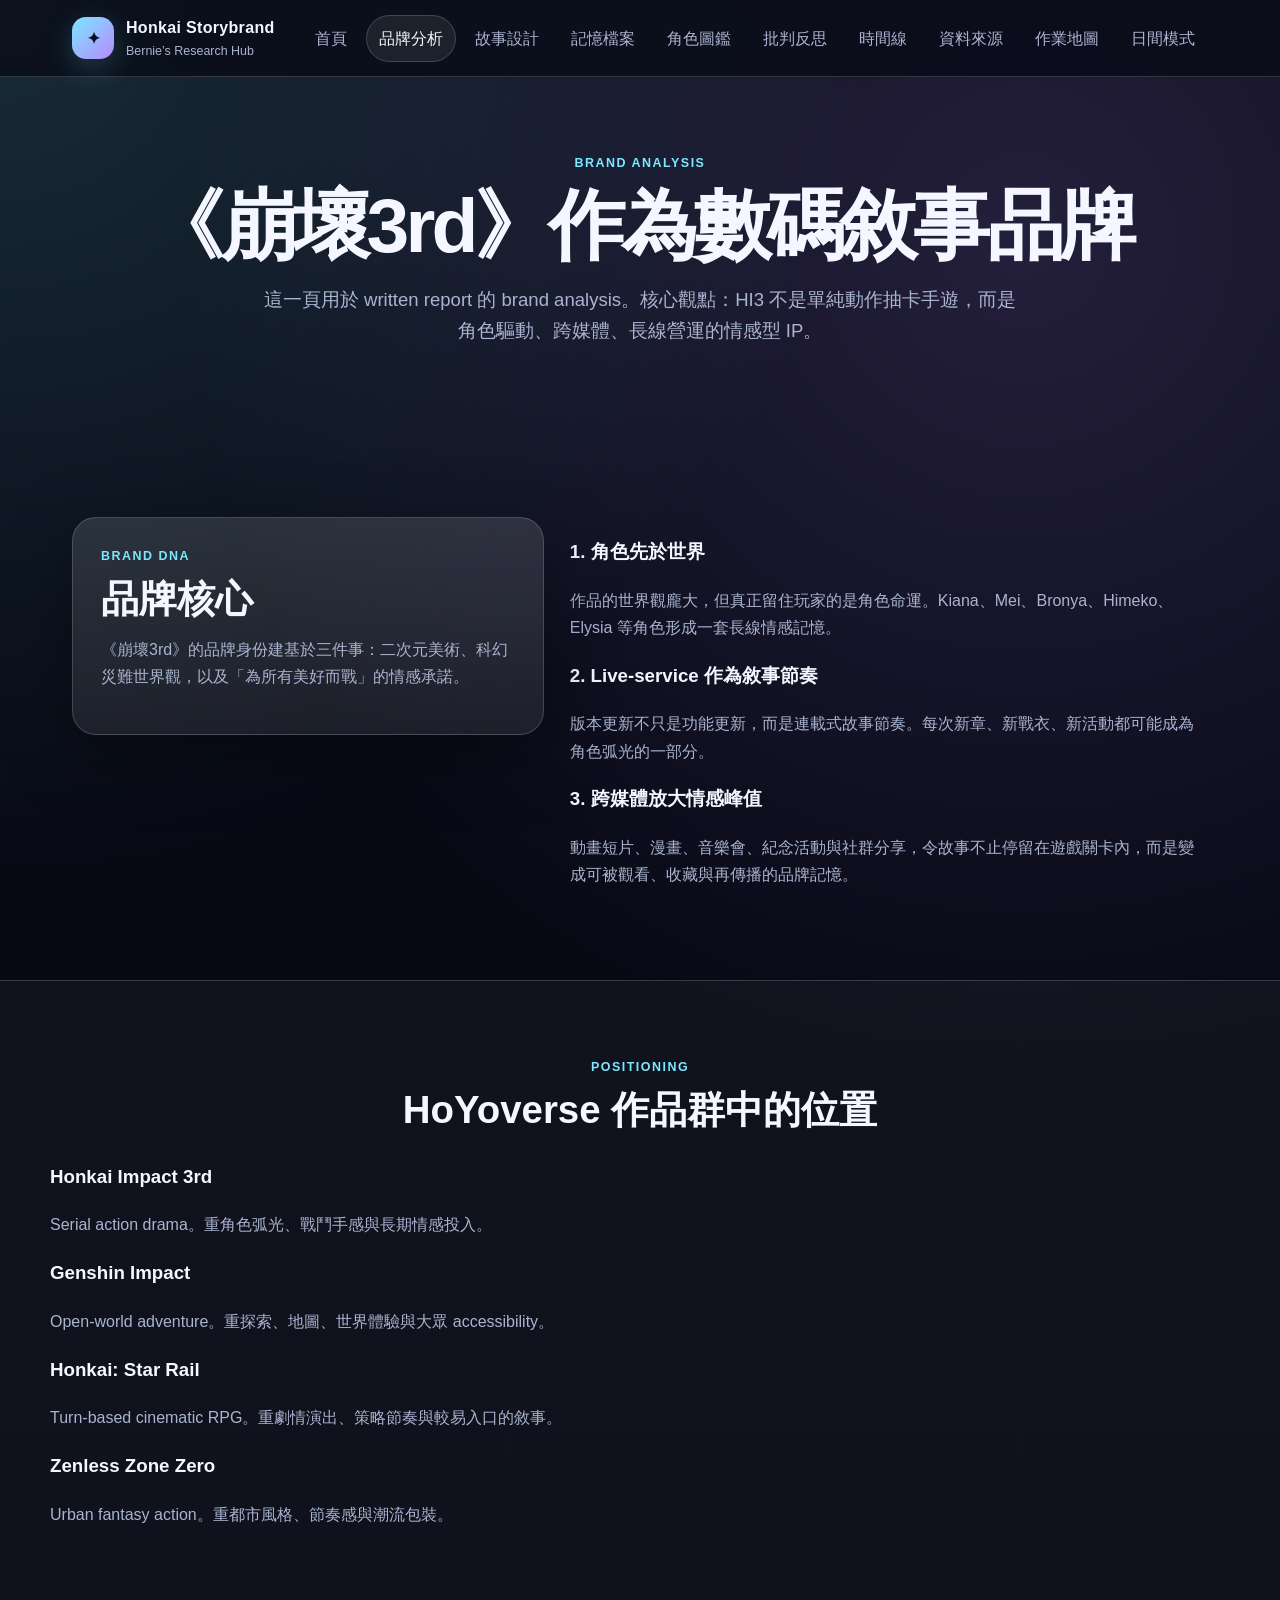
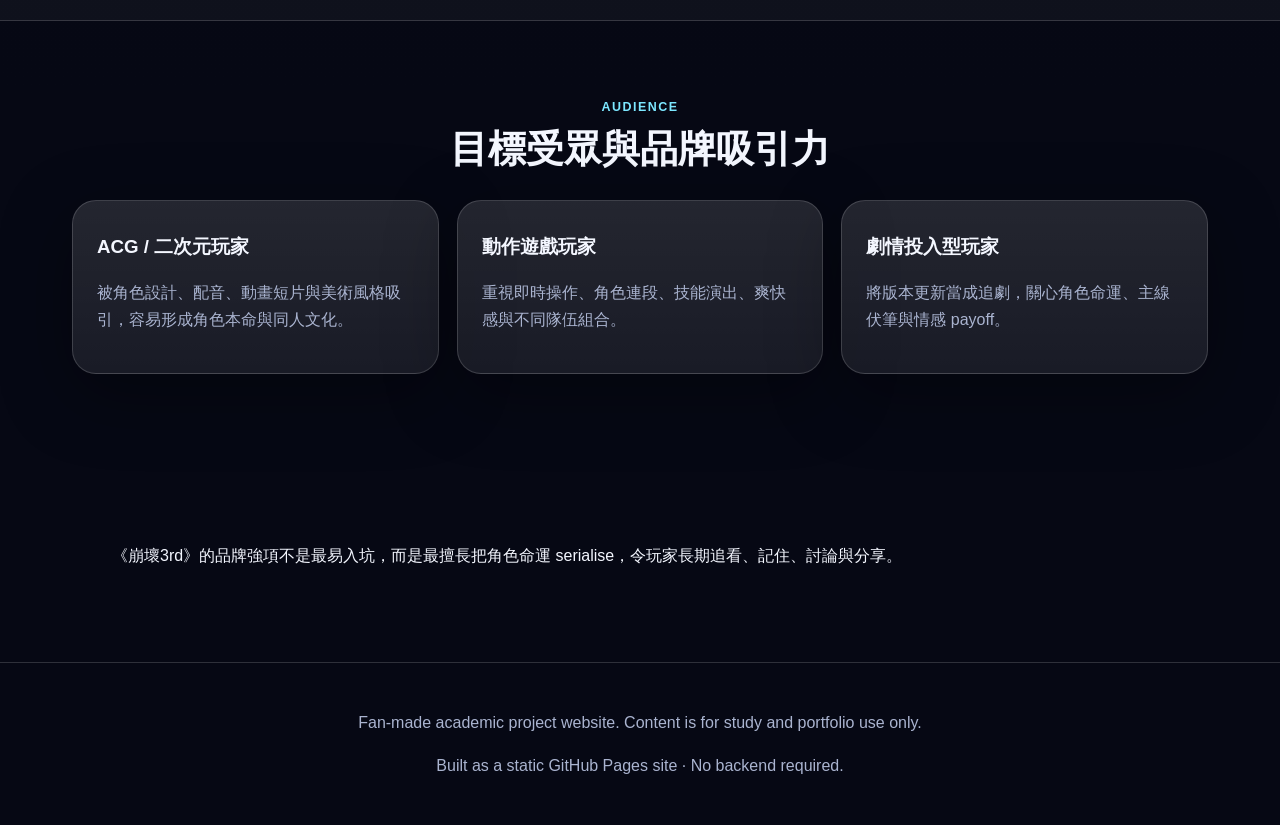
<file: brand.html>
<!DOCTYPE html>
<html lang="zh-Hant">
<head>
  <meta charset="UTF-8" />
  <meta name="viewport" content="width=device-width, initial-scale=1.0" />
  <meta name="description" content="《崩壞3rd》數碼敘事、品牌分析與互動企劃網站。" />
  <title>品牌分析｜Honkai Storybrand Archive</title>
  <link rel="stylesheet" href="assets/css/styles.css" />
  
</head>
<body data-page="brand">
  <a class="skip-link" href="#main">跳到主要內容</a>
  <header class="site-header">
    <div class="nav-shell">
      <a class="brand-mark" href="index.html" aria-label="Honkai Storybrand Archive home">
        <span class="brand-icon">✦</span>
        <span><strong>Honkai Storybrand</strong><small>Bernie’s Research Hub</small></span>
      </a>
      <button class="nav-toggle" aria-expanded="false" aria-controls="site-nav">☰</button>
      <nav id="site-nav" class="site-nav" aria-label="Main navigation">
        <a href="index.html">首頁</a>
<a class="active" href="brand.html">品牌分析</a>
<a href="story.html">故事設計</a>
<a href="campaign.html">記憶檔案</a>
<a href="characters.html">角色圖鑑</a>
<a href="reflection.html">批判反思</a>
<a href="resources.html">作業地圖</a>
      </nav>
    </div>
  </header>
  <main id="main">
    
<section class="page-hero">
  <p class="eyebrow">Brand Analysis</p>
  <h1>《崩壞3rd》作為數碼敘事品牌</h1>
  <p class="lead narrow">這一頁用於 written report 的 brand analysis。核心觀點：HI3 不是單純動作抽卡手遊，而是角色驅動、跨媒體、長線營運的情感型 IP。</p>
</section>

<section class="section two-col">
  <div class="sticky-note reveal">
    <p class="eyebrow">Brand DNA</p>
    <h2>品牌核心</h2>
    <p>《崩壞3rd》的品牌身份建基於三件事：二次元美術、科幻災難世界觀，以及「為所有美好而戰」的情感承諾。</p>
  </div>
  <div class="stack reveal delay-1">
    <article class="analysis-block">
      <h3>1. 角色先於世界</h3>
      <p>作品的世界觀龐大，但真正留住玩家的是角色命運。Kiana、Mei、Bronya、Himeko、Elysia 等角色形成一套長線情感記憶。</p>
    </article>
    <article class="analysis-block">
      <h3>2. Live-service 作為敘事節奏</h3>
      <p>版本更新不只是功能更新，而是連載式故事節奏。每次新章、新戰衣、新活動都可能成為角色弧光的一部分。</p>
    </article>
    <article class="analysis-block">
      <h3>3. 跨媒體放大情感峰值</h3>
      <p>動畫短片、漫畫、音樂會、紀念活動與社群分享，令故事不止停留在遊戲關卡內，而是變成可被觀看、收藏與再傳播的品牌記憶。</p>
    </article>
  </div>
</section>

<section class="section alt">
  <div class="section-heading reveal">
    <p class="eyebrow">Positioning</p>
    <h2>HoYoverse 作品群中的位置</h2>
  </div>
  <div class="compare-grid reveal delay-1">
    <article><h3>Honkai Impact 3rd</h3><p>Serial action drama。重角色弧光、戰鬥手感與長期情感投入。</p></article>
    <article><h3>Genshin Impact</h3><p>Open-world adventure。重探索、地圖、世界體驗與大眾 accessibility。</p></article>
    <article><h3>Honkai: Star Rail</h3><p>Turn-based cinematic RPG。重劇情演出、策略節奏與較易入口的敘事。</p></article>
    <article><h3>Zenless Zone Zero</h3><p>Urban fantasy action。重都市風格、節奏感與潮流包裝。</p></article>
  </div>
</section>

<section class="section">
  <div class="section-heading reveal">
    <p class="eyebrow">Audience</p>
    <h2>目標受眾與品牌吸引力</h2>
  </div>
  <div class="card-grid three reveal delay-1">
    <article class="card"><h3>ACG / 二次元玩家</h3><p>被角色設計、配音、動畫短片與美術風格吸引，容易形成角色本命與同人文化。</p></article>
    <article class="card"><h3>動作遊戲玩家</h3><p>重視即時操作、角色連段、技能演出、爽快感與不同隊伍組合。</p></article>
    <article class="card"><h3>劇情投入型玩家</h3><p>將版本更新當成追劇，關心角色命運、主線伏筆與情感 payoff。</p></article>
  </div>
</section>

<section class="section quote-section">
  <blockquote>《崩壞3rd》的品牌強項不是最易入坑，而是最擅長把角色命運 serialise，令玩家長期追看、記住、討論與分享。</blockquote>
</section>

  </main>
  <footer class="site-footer">
    <p>Fan-made academic project website. Content is for study and portfolio use only.</p>
    <p>Built as a static GitHub Pages site · No backend required.</p>
  </footer>
  <script src="assets/js/main.js"></script>
  
</body>
</html>
</file>
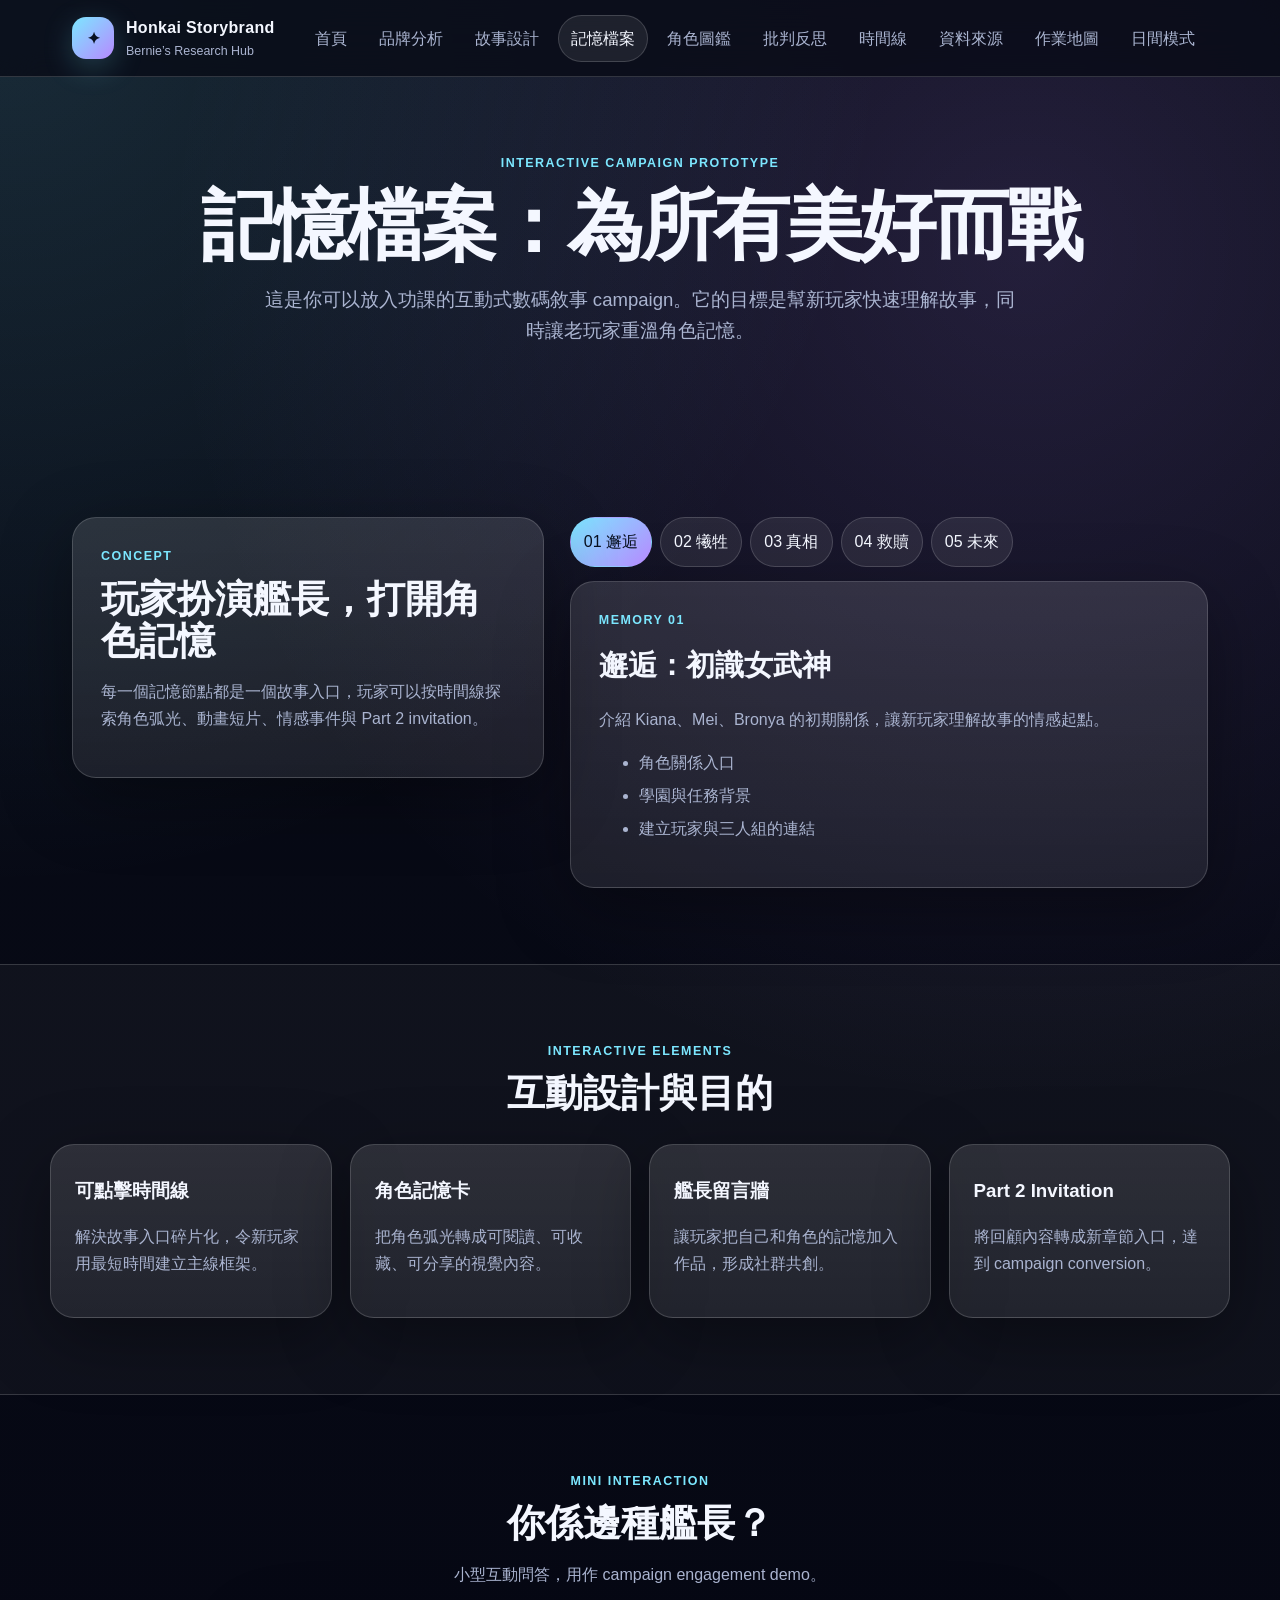
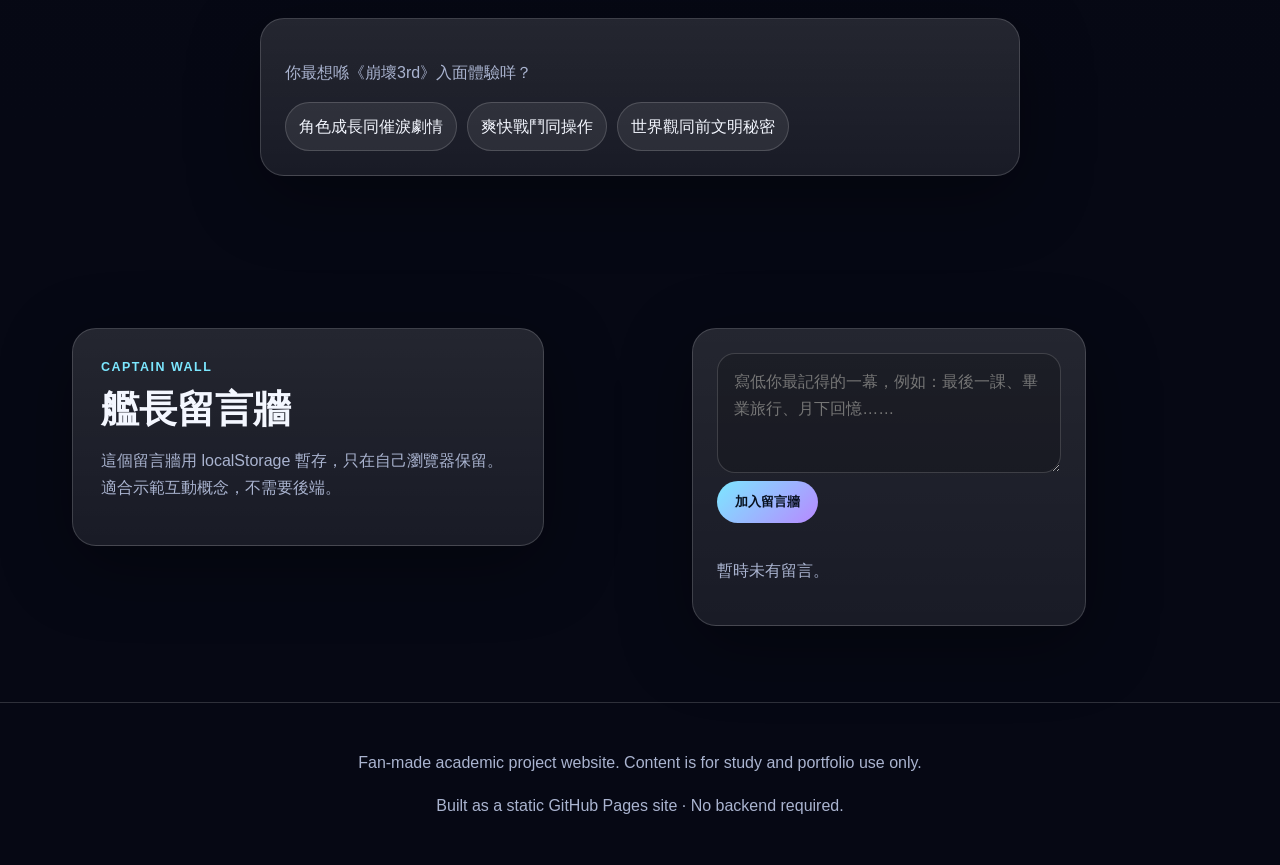
<file: campaign.html>
<!DOCTYPE html>
<html lang="zh-Hant">
<head>
  <meta charset="UTF-8" />
  <meta name="viewport" content="width=device-width, initial-scale=1.0" />
  <meta name="description" content="《崩壞3rd》數碼敘事、品牌分析與互動企劃網站。" />
  <title>記憶檔案｜Honkai Storybrand Archive</title>
  <link rel="stylesheet" href="assets/css/styles.css" />
  
</head>
<body data-page="campaign">
  <a class="skip-link" href="#main">跳到主要內容</a>
  <header class="site-header">
    <div class="nav-shell">
      <a class="brand-mark" href="index.html" aria-label="Honkai Storybrand Archive home">
        <span class="brand-icon">✦</span>
        <span><strong>Honkai Storybrand</strong><small>Bernie’s Research Hub</small></span>
      </a>
      <button class="nav-toggle" aria-expanded="false" aria-controls="site-nav">☰</button>
      <nav id="site-nav" class="site-nav" aria-label="Main navigation">
        <a href="index.html">首頁</a>
<a href="brand.html">品牌分析</a>
<a href="story.html">故事設計</a>
<a class="active" href="campaign.html">記憶檔案</a>
<a href="characters.html">角色圖鑑</a>
<a href="reflection.html">批判反思</a>
<a href="resources.html">作業地圖</a>
      </nav>
    </div>
  </header>
  <main id="main">
    
<section class="page-hero campaign-hero">
  <p class="eyebrow">Interactive Campaign Prototype</p>
  <h1>記憶檔案：為所有美好而戰</h1>
  <p class="lead narrow">這是你可以放入功課的互動式數碼敘事 campaign。它的目標是幫新玩家快速理解故事，同時讓老玩家重溫角色記憶。</p>
</section>

<section class="section two-col">
  <div class="sticky-note reveal">
    <p class="eyebrow">Concept</p>
    <h2>玩家扮演艦長，打開角色記憶</h2>
    <p>每一個記憶節點都是一個故事入口，玩家可以按時間線探索角色弧光、動畫短片、情感事件與 Part 2 invitation。</p>
  </div>
  <div class="memory-interface reveal delay-1">
    <div class="memory-tabs" role="tablist" aria-label="memory archive nodes">
      <button class="memory-btn active" data-memory="0">01 邂逅</button>
      <button class="memory-btn" data-memory="1">02 犧牲</button>
      <button class="memory-btn" data-memory="2">03 真相</button>
      <button class="memory-btn" data-memory="3">04 救贖</button>
      <button class="memory-btn" data-memory="4">05 未來</button>
    </div>
    <article class="memory-card" id="memory-card">
      <p class="eyebrow" id="memory-tag">Memory 01</p>
      <h3 id="memory-title">邂逅：初識女武神</h3>
      <p id="memory-copy">介紹 Kiana、Mei、Bronya 的初期關係，讓新玩家理解故事的情感起點。</p>
      <ul id="memory-points"><li>角色關係入口</li><li>學園與任務背景</li><li>建立玩家與三人組的連結</li></ul>
    </article>
  </div>
</section>

<section class="section alt">
  <div class="section-heading reveal">
    <p class="eyebrow">Interactive Elements</p>
    <h2>互動設計與目的</h2>
  </div>
  <div class="card-grid four reveal delay-1">
    <article class="card"><h3>可點擊時間線</h3><p>解決故事入口碎片化，令新玩家用最短時間建立主線框架。</p></article>
    <article class="card"><h3>角色記憶卡</h3><p>把角色弧光轉成可閱讀、可收藏、可分享的視覺內容。</p></article>
    <article class="card"><h3>艦長留言牆</h3><p>讓玩家把自己和角色的記憶加入作品，形成社群共創。</p></article>
    <article class="card"><h3>Part 2 Invitation</h3><p>將回顧內容轉成新章節入口，達到 campaign conversion。</p></article>
  </div>
</section>

<section class="section quiz-section">
  <div class="section-heading reveal">
    <p class="eyebrow">Mini Interaction</p>
    <h2>你係邊種艦長？</h2>
    <p>小型互動問答，用作 campaign engagement demo。</p>
  </div>
  <div class="quiz-box reveal delay-1">
    <p id="quiz-question">你最想喺《崩壞3rd》入面體驗咩？</p>
    <div id="quiz-options" class="quiz-options"></div>
    <div id="quiz-result" class="quiz-result" aria-live="polite"></div>
  </div>
</section>

<section class="section two-col">
  <div class="sticky-note reveal">
    <p class="eyebrow">Captain Wall</p>
    <h2>艦長留言牆</h2>
    <p>這個留言牆用 localStorage 暫存，只在自己瀏覽器保留。適合示範互動概念，不需要後端。</p>
  </div>
  <div class="note-wall reveal delay-1">
    <textarea id="captain-note" placeholder="寫低你最記得的一幕，例如：最後一課、畢業旅行、月下回憶……"></textarea>
    <button class="btn primary" id="save-note">加入留言牆</button>
    <div id="notes-list" class="notes-list"></div>
  </div>
</section>

  </main>
  <footer class="site-footer">
    <p>Fan-made academic project website. Content is for study and portfolio use only.</p>
    <p>Built as a static GitHub Pages site · No backend required.</p>
  </footer>
  <script src="assets/js/main.js"></script>
  
</body>
</html>
</file>
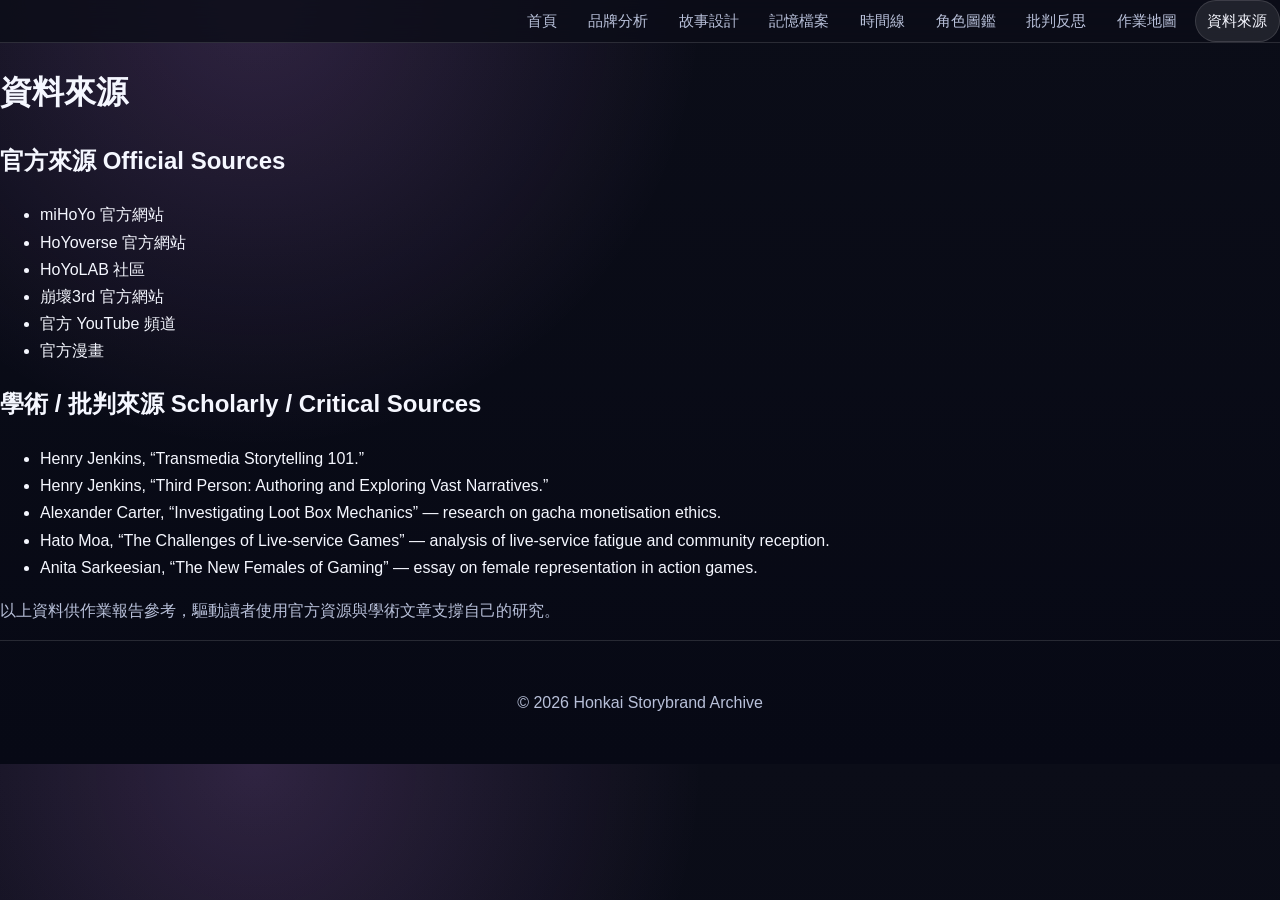
<file: references.html>
<!DOCTYPE html>
<html lang="zh">
<head>
    <meta charset="UTF-8">
    <title>資料來源 | Honkai Storybrand Archive</title>
    <link rel="stylesheet" href="styles.css">
    <script src="main.js" defer></script>
</head>
<body>
<header class="site-header">
    <nav class="site-nav">
        <a href="index.html">首頁</a>
        <a href="brand.html">品牌分析</a>
        <a href="story.html">故事設計</a>
        <a href="campaign.html">記憶檔案</a>
        <a href="timeline.html">時間線</a>
        <a href="characters.html">角色圖鑑</a>
        <a href="reflection.html">批判反思</a>
        <a href="resources.html">作業地圖</a>
        <a href="references.html" class="active">資料來源</a>
    </nav>
</header>
<main class="page">
    <h1>資料來源</h1>
    <h2>官方來源 Official Sources</h2>
    <ul>
        <li><a href="https://www.mihoyo.com/">miHoYo 官方網站</a></li>
        <li><a href="https://www.hoyoverse.com/">HoYoverse 官方網站</a></li>
        <li><a href="https://www.hoyolab.com/home">HoYoLAB 社區</a></li>
        <li><a href="https://www.bh3.com/">崩壞3rd 官方網站</a></li>
        <li><a href="https://www.youtube.com/@HonkaiImpact3rd">官方 YouTube 頻道</a></li>
        <li><a href="https://manga.honkaiimpact3.com/">官方漫畫</a></li>
    </ul>
    <h2>學術 / 批判來源 Scholarly / Critical Sources</h2>
    <ul>
        <li>Henry Jenkins, “Transmedia Storytelling 101.”</li>
        <li>Henry Jenkins, “Third Person: Authoring and Exploring Vast Narratives.”</li>
        <li>Alexander Carter, “Investigating Loot Box Mechanics” — research on gacha monetisation ethics.</li>
        <li>Hato Moa, “The Challenges of Live-service Games” — analysis of live-service fatigue and community reception.</li>
        <li>Anita Sarkeesian, “The New Females of Gaming” — essay on female representation in action games.</li>
    </ul>
    <p>以上資料供作業報告參考，驅動讀者使用官方資源與學術文章支撐自己的研究。</p>
</main>
<footer class="site-footer">
    <p>&copy; 2026 Honkai Storybrand Archive</p>
</footer>
</body>
</html>
</file>
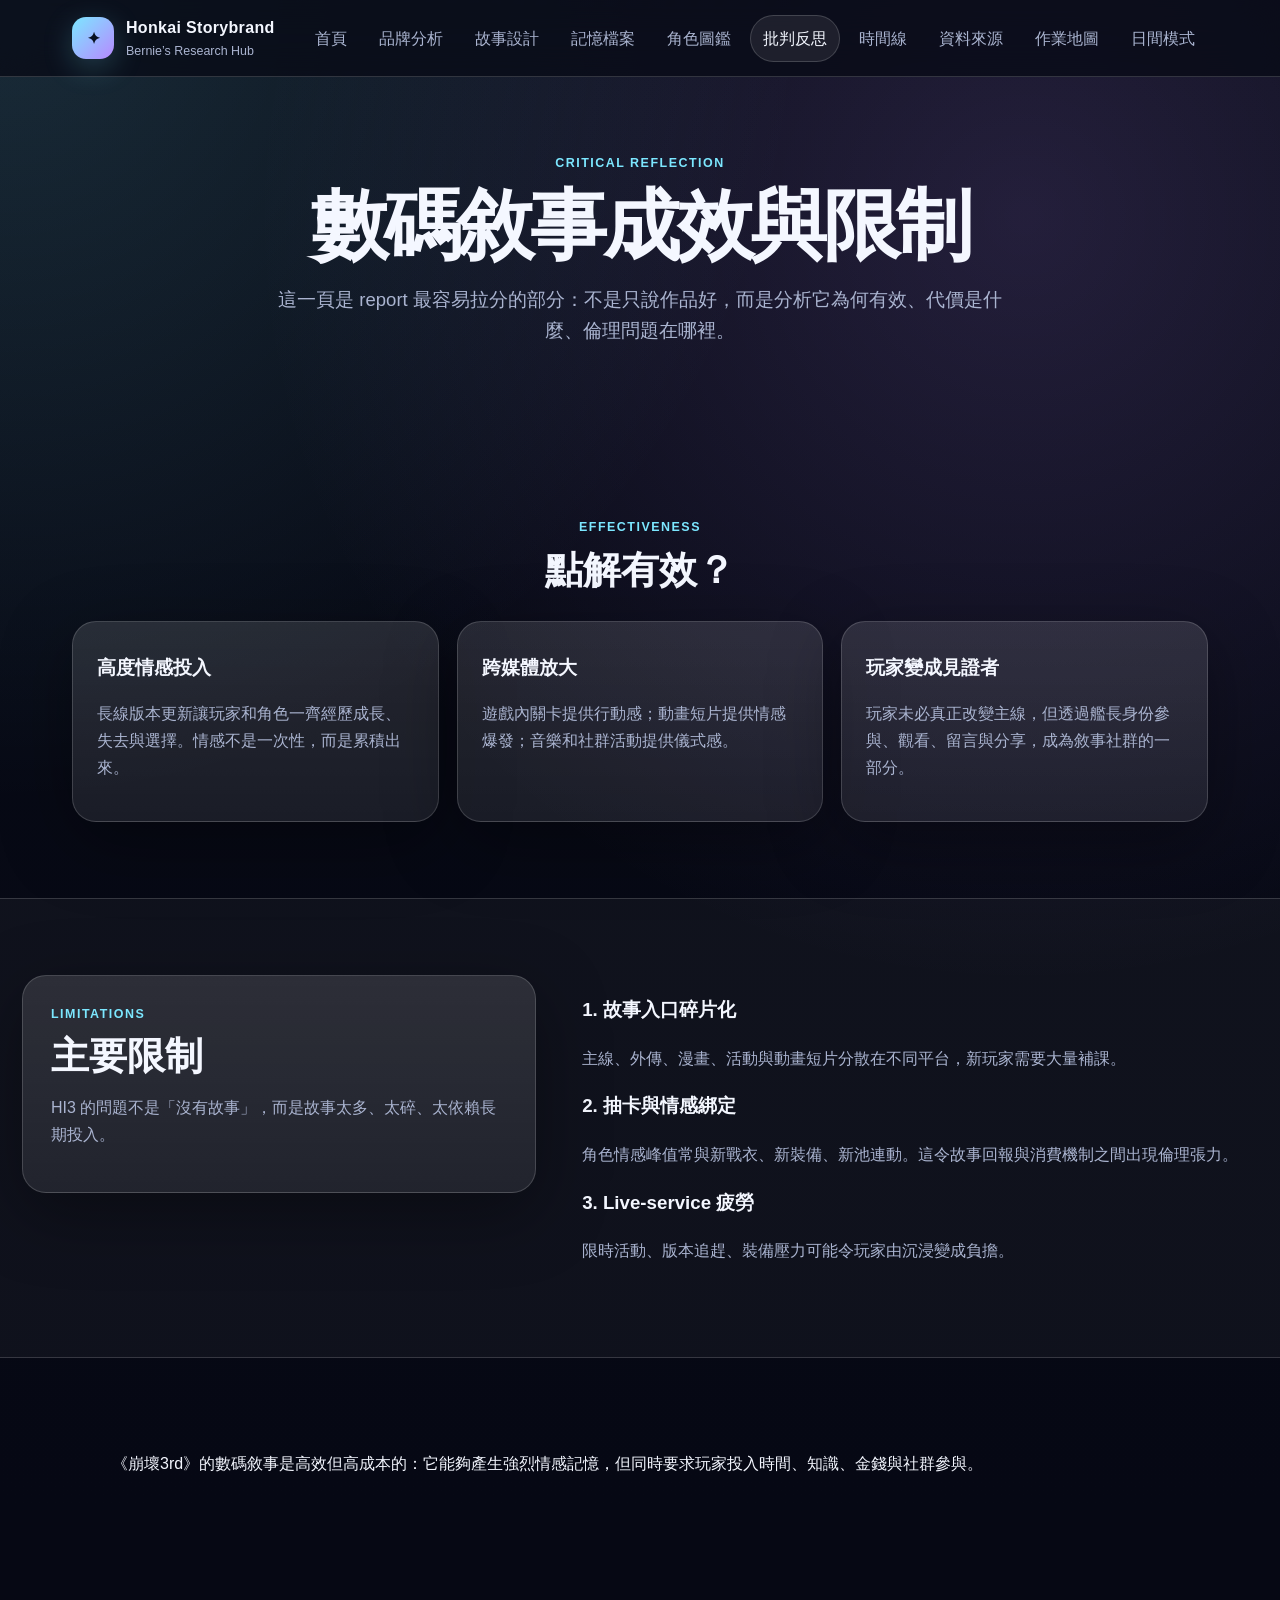
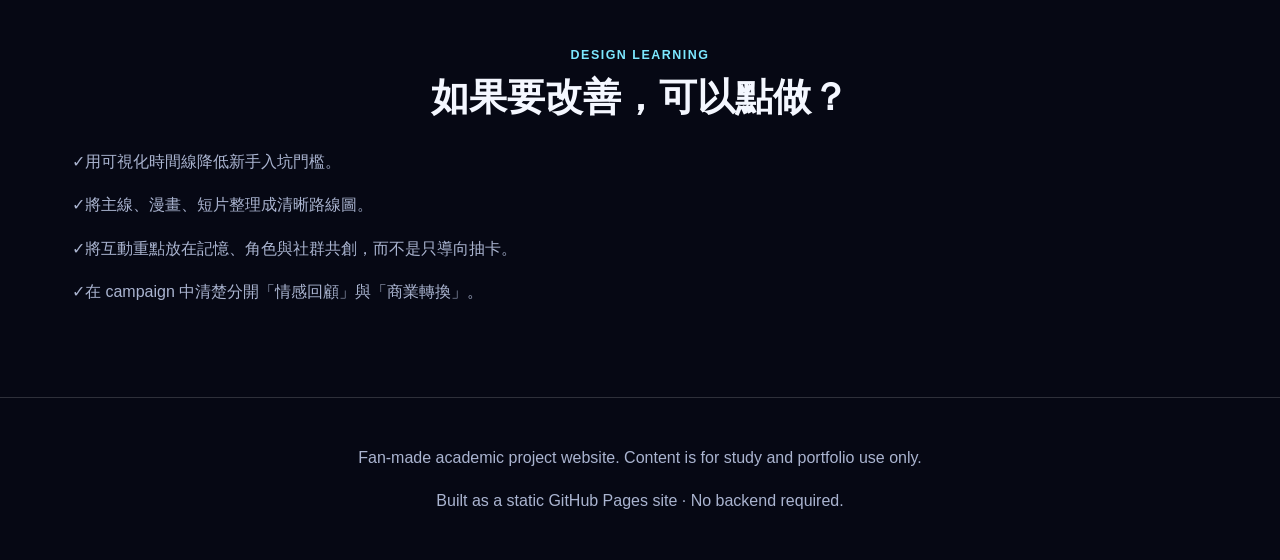
<file: reflection.html>
<!DOCTYPE html>
<html lang="zh-Hant">
<head>
  <meta charset="UTF-8" />
  <meta name="viewport" content="width=device-width, initial-scale=1.0" />
  <meta name="description" content="《崩壞3rd》數碼敘事、品牌分析與互動企劃網站。" />
  <title>批判反思｜Honkai Storybrand Archive</title>
  <link rel="stylesheet" href="assets/css/styles.css" />
  
</head>
<body data-page="reflection">
  <a class="skip-link" href="#main">跳到主要內容</a>
  <header class="site-header">
    <div class="nav-shell">
      <a class="brand-mark" href="index.html" aria-label="Honkai Storybrand Archive home">
        <span class="brand-icon">✦</span>
        <span><strong>Honkai Storybrand</strong><small>Bernie’s Research Hub</small></span>
      </a>
      <button class="nav-toggle" aria-expanded="false" aria-controls="site-nav">☰</button>
      <nav id="site-nav" class="site-nav" aria-label="Main navigation">
        <a href="index.html">首頁</a>
<a href="brand.html">品牌分析</a>
<a href="story.html">故事設計</a>
<a href="campaign.html">記憶檔案</a>
<a href="characters.html">角色圖鑑</a>
<a class="active" href="reflection.html">批判反思</a>
<a href="resources.html">作業地圖</a>
      </nav>
    </div>
  </header>
  <main id="main">
    
<section class="page-hero">
  <p class="eyebrow">Critical Reflection</p>
  <h1>數碼敘事成效與限制</h1>
  <p class="lead narrow">這一頁是 report 最容易拉分的部分：不是只說作品好，而是分析它為何有效、代價是什麼、倫理問題在哪裡。</p>
</section>

<section class="section">
  <div class="section-heading reveal"><p class="eyebrow">Effectiveness</p><h2>點解有效？</h2></div>
  <div class="card-grid three reveal delay-1">
    <article class="card"><h3>高度情感投入</h3><p>長線版本更新讓玩家和角色一齊經歷成長、失去與選擇。情感不是一次性，而是累積出來。</p></article>
    <article class="card"><h3>跨媒體放大</h3><p>遊戲內關卡提供行動感；動畫短片提供情感爆發；音樂和社群活動提供儀式感。</p></article>
    <article class="card"><h3>玩家變成見證者</h3><p>玩家未必真正改變主線，但透過艦長身份參與、觀看、留言與分享，成為敘事社群的一部分。</p></article>
  </div>
</section>

<section class="section alt two-col">
  <div class="sticky-note reveal">
    <p class="eyebrow">Limitations</p>
    <h2>主要限制</h2>
    <p>HI3 的問題不是「沒有故事」，而是故事太多、太碎、太依賴長期投入。</p>
  </div>
  <div class="stack reveal delay-1">
    <article class="analysis-block"><h3>1. 故事入口碎片化</h3><p>主線、外傳、漫畫、活動與動畫短片分散在不同平台，新玩家需要大量補課。</p></article>
    <article class="analysis-block"><h3>2. 抽卡與情感綁定</h3><p>角色情感峰值常與新戰衣、新裝備、新池連動。這令故事回報與消費機制之間出現倫理張力。</p></article>
    <article class="analysis-block"><h3>3. Live-service 疲勞</h3><p>限時活動、版本追趕、裝備壓力可能令玩家由沉浸變成負擔。</p></article>
  </div>
</section>

<section class="section quote-section">
  <blockquote>《崩壞3rd》的數碼敘事是高效但高成本的：它能夠產生強烈情感記憶，但同時要求玩家投入時間、知識、金錢與社群參與。</blockquote>
</section>

<section class="section">
  <div class="section-heading reveal"><p class="eyebrow">Design Learning</p><h2>如果要改善，可以點做？</h2></div>
  <div class="checklist reveal delay-1">
    <p><span>✓</span>用可視化時間線降低新手入坑門檻。</p>
    <p><span>✓</span>將主線、漫畫、短片整理成清晰路線圖。</p>
    <p><span>✓</span>將互動重點放在記憶、角色與社群共創，而不是只導向抽卡。</p>
    <p><span>✓</span>在 campaign 中清楚分開「情感回顧」與「商業轉換」。</p>
  </div>
</section>

  </main>
  <footer class="site-footer">
    <p>Fan-made academic project website. Content is for study and portfolio use only.</p>
    <p>Built as a static GitHub Pages site · No backend required.</p>
  </footer>
  <script src="assets/js/main.js"></script>
  
</body>
</html>
</file>
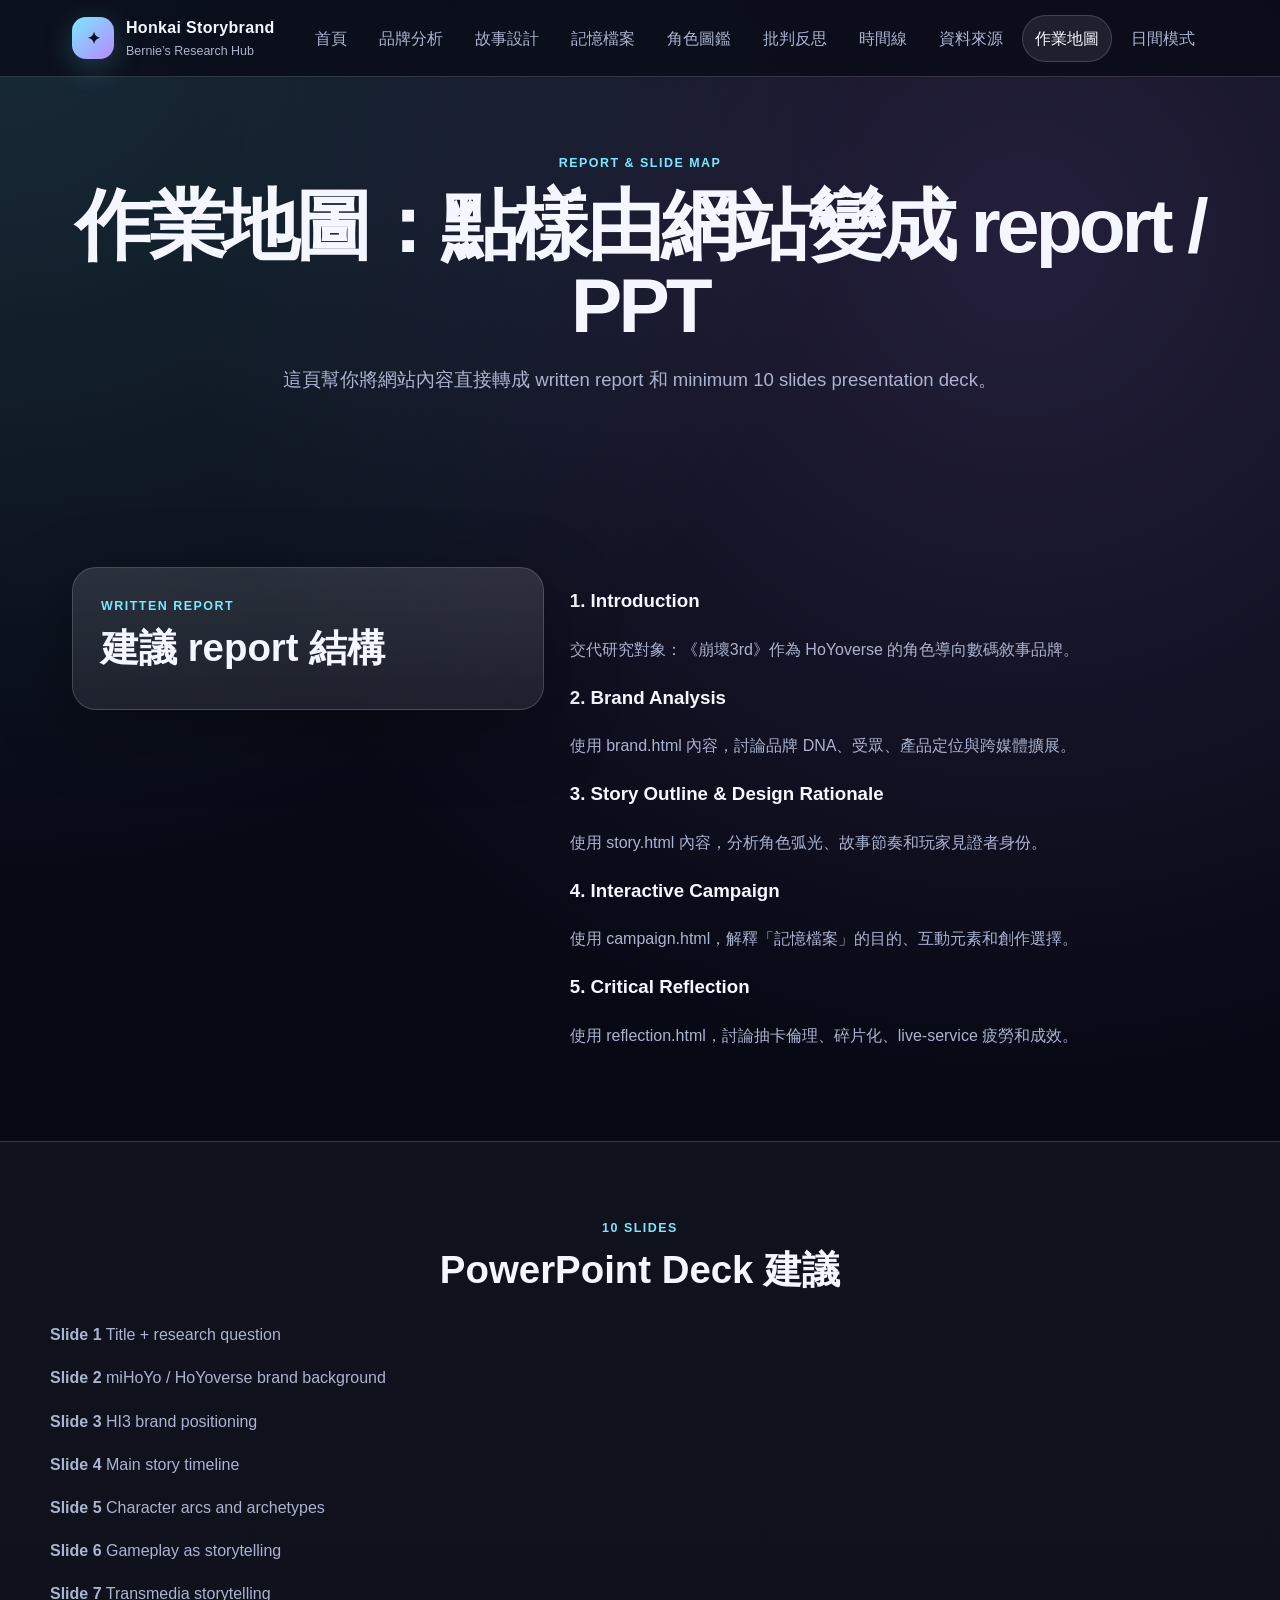
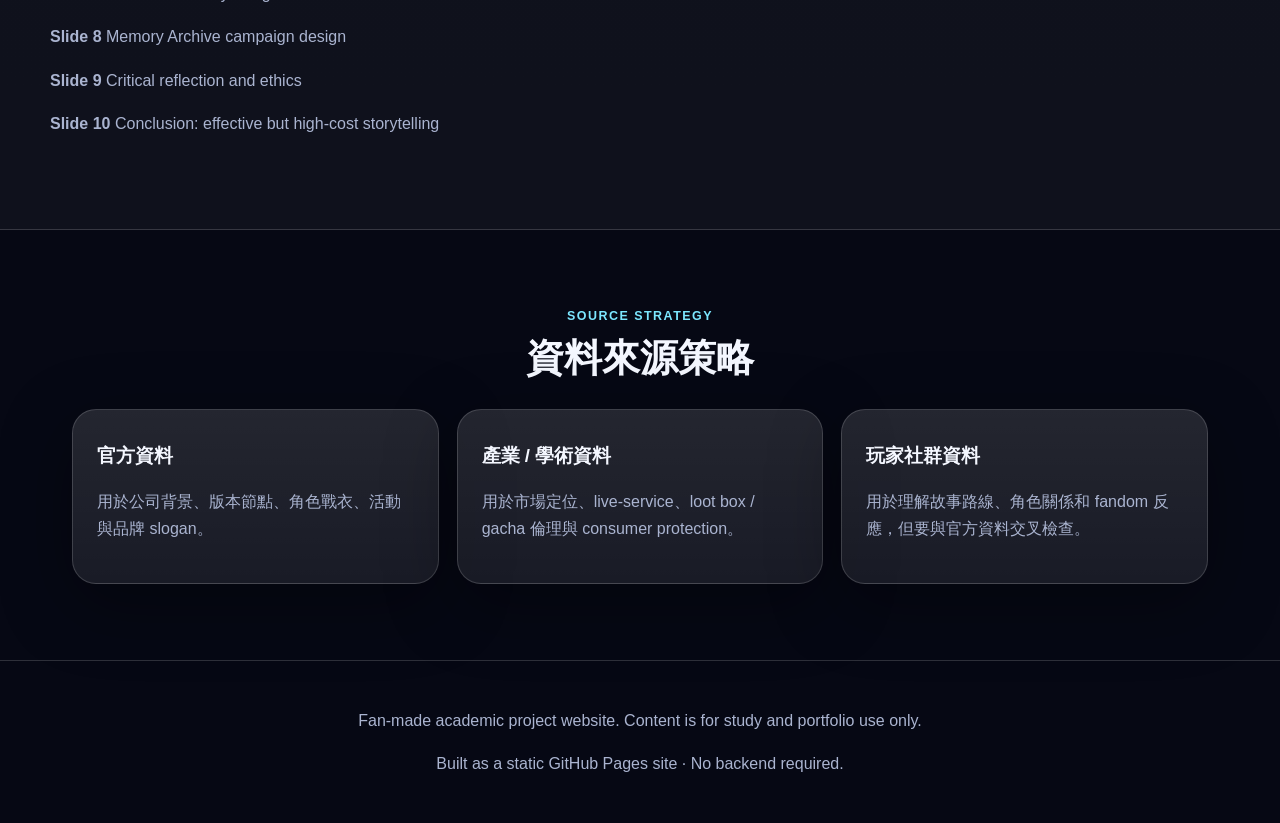
<file: resources.html>
<!DOCTYPE html>
<html lang="zh-Hant">
<head>
  <meta charset="UTF-8" />
  <meta name="viewport" content="width=device-width, initial-scale=1.0" />
  <meta name="description" content="《崩壞3rd》數碼敘事、品牌分析與互動企劃網站。" />
  <title>作業地圖｜Honkai Storybrand Archive</title>
  <link rel="stylesheet" href="assets/css/styles.css" />
  
</head>
<body data-page="resources">
  <a class="skip-link" href="#main">跳到主要內容</a>
  <header class="site-header">
    <div class="nav-shell">
      <a class="brand-mark" href="index.html" aria-label="Honkai Storybrand Archive home">
        <span class="brand-icon">✦</span>
        <span><strong>Honkai Storybrand</strong><small>Bernie’s Research Hub</small></span>
      </a>
      <button class="nav-toggle" aria-expanded="false" aria-controls="site-nav">☰</button>
      <nav id="site-nav" class="site-nav" aria-label="Main navigation">
        <a href="index.html">首頁</a>
<a href="brand.html">品牌分析</a>
<a href="story.html">故事設計</a>
<a href="campaign.html">記憶檔案</a>
<a href="characters.html">角色圖鑑</a>
<a href="reflection.html">批判反思</a>
<a class="active" href="resources.html">作業地圖</a>
      </nav>
    </div>
  </header>
  <main id="main">
    
<section class="page-hero">
  <p class="eyebrow">Report & Slide Map</p>
  <h1>作業地圖：點樣由網站變成 report / PPT</h1>
  <p class="lead narrow">這頁幫你將網站內容直接轉成 written report 和 minimum 10 slides presentation deck。</p>
</section>

<section class="section two-col">
  <div class="sticky-note reveal">
    <p class="eyebrow">Written Report</p>
    <h2>建議 report 結構</h2>
  </div>
  <div class="stack reveal delay-1">
    <article class="analysis-block"><h3>1. Introduction</h3><p>交代研究對象：《崩壞3rd》作為 HoYoverse 的角色導向數碼敘事品牌。</p></article>
    <article class="analysis-block"><h3>2. Brand Analysis</h3><p>使用 brand.html 內容，討論品牌 DNA、受眾、產品定位與跨媒體擴展。</p></article>
    <article class="analysis-block"><h3>3. Story Outline & Design Rationale</h3><p>使用 story.html 內容，分析角色弧光、故事節奏和玩家見證者身份。</p></article>
    <article class="analysis-block"><h3>4. Interactive Campaign</h3><p>使用 campaign.html，解釋「記憶檔案」的目的、互動元素和創作選擇。</p></article>
    <article class="analysis-block"><h3>5. Critical Reflection</h3><p>使用 reflection.html，討論抽卡倫理、碎片化、live-service 疲勞和成效。</p></article>
  </div>
</section>

<section class="section alt">
  <div class="section-heading reveal"><p class="eyebrow">10 Slides</p><h2>PowerPoint Deck 建議</h2></div>
  <div class="slide-list reveal delay-1">
    <p><strong>Slide 1</strong> Title + research question</p>
    <p><strong>Slide 2</strong> miHoYo / HoYoverse brand background</p>
    <p><strong>Slide 3</strong> HI3 brand positioning</p>
    <p><strong>Slide 4</strong> Main story timeline</p>
    <p><strong>Slide 5</strong> Character arcs and archetypes</p>
    <p><strong>Slide 6</strong> Gameplay as storytelling</p>
    <p><strong>Slide 7</strong> Transmedia storytelling</p>
    <p><strong>Slide 8</strong> Memory Archive campaign design</p>
    <p><strong>Slide 9</strong> Critical reflection and ethics</p>
    <p><strong>Slide 10</strong> Conclusion: effective but high-cost storytelling</p>
  </div>
</section>

<section class="section">
  <div class="section-heading reveal"><p class="eyebrow">Source Strategy</p><h2>資料來源策略</h2></div>
  <div class="card-grid three reveal delay-1">
    <article class="card"><h3>官方資料</h3><p>用於公司背景、版本節點、角色戰衣、活動與品牌 slogan。</p></article>
    <article class="card"><h3>產業 / 學術資料</h3><p>用於市場定位、live-service、loot box / gacha 倫理與 consumer protection。</p></article>
    <article class="card"><h3>玩家社群資料</h3><p>用於理解故事路線、角色關係和 fandom 反應，但要與官方資料交叉檢查。</p></article>
  </div>
</section>

  </main>
  <footer class="site-footer">
    <p>Fan-made academic project website. Content is for study and portfolio use only.</p>
    <p>Built as a static GitHub Pages site · No backend required.</p>
  </footer>
  <script src="assets/js/main.js"></script>
  
</body>
</html>
</file>
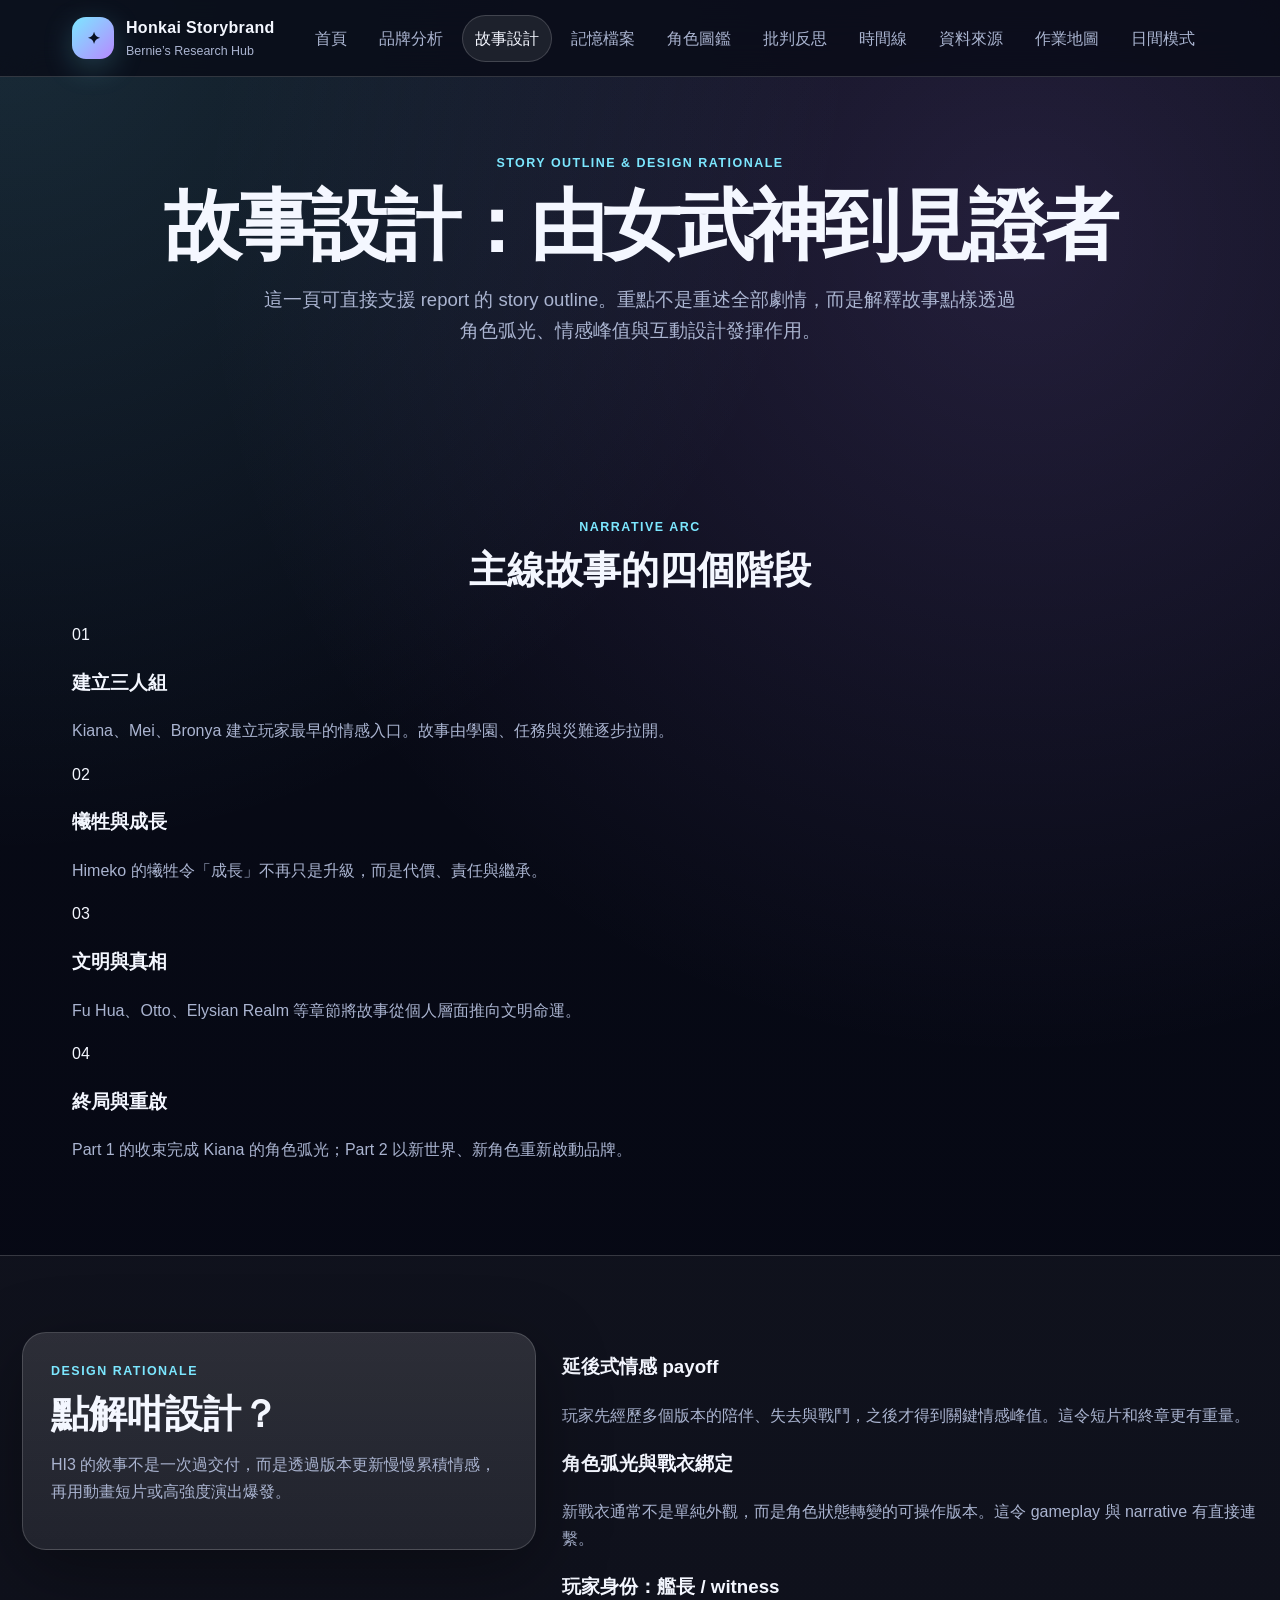
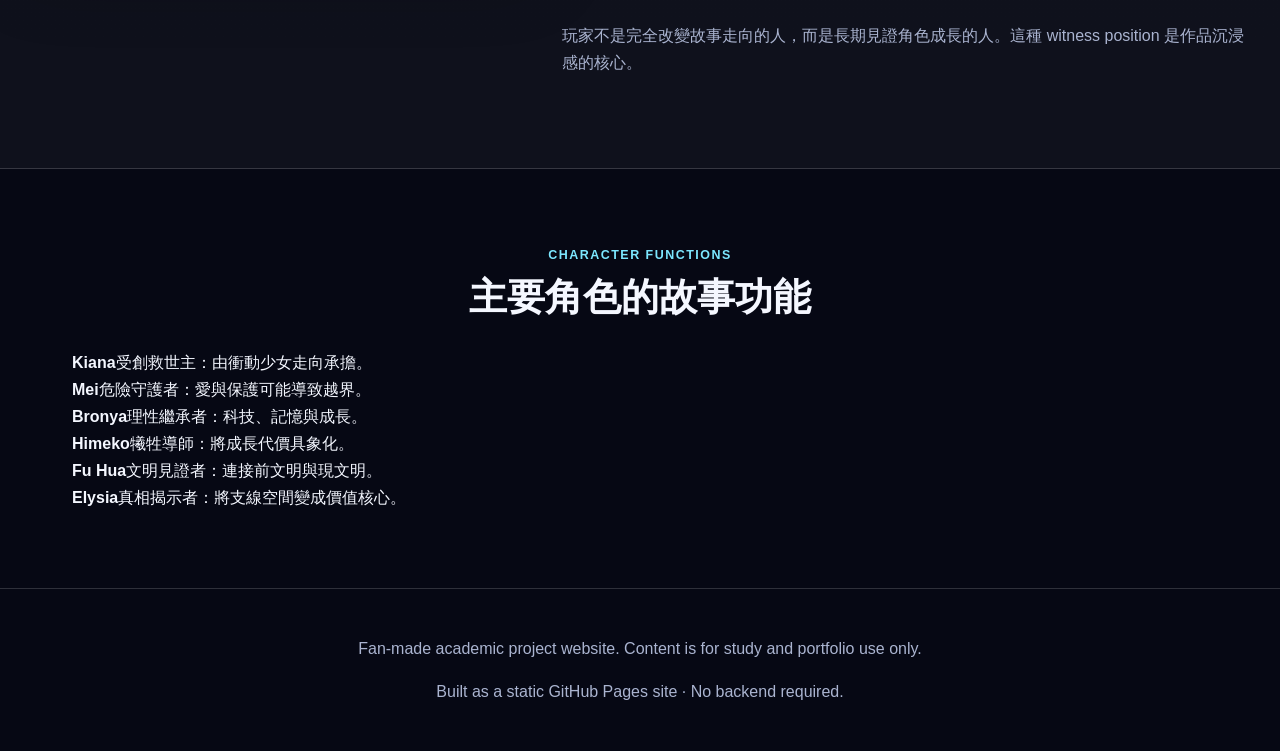
<file: story.html>
<!DOCTYPE html>
<html lang="zh-Hant">
<head>
  <meta charset="UTF-8" />
  <meta name="viewport" content="width=device-width, initial-scale=1.0" />
  <meta name="description" content="《崩壞3rd》數碼敘事、品牌分析與互動企劃網站。" />
  <title>故事設計｜Honkai Storybrand Archive</title>
  <link rel="stylesheet" href="assets/css/styles.css" />
  
</head>
<body data-page="story">
  <a class="skip-link" href="#main">跳到主要內容</a>
  <header class="site-header">
    <div class="nav-shell">
      <a class="brand-mark" href="index.html" aria-label="Honkai Storybrand Archive home">
        <span class="brand-icon">✦</span>
        <span><strong>Honkai Storybrand</strong><small>Bernie’s Research Hub</small></span>
      </a>
      <button class="nav-toggle" aria-expanded="false" aria-controls="site-nav">☰</button>
      <nav id="site-nav" class="site-nav" aria-label="Main navigation">
        <a href="index.html">首頁</a>
<a href="brand.html">品牌分析</a>
<a class="active" href="story.html">故事設計</a>
<a href="campaign.html">記憶檔案</a>
<a href="characters.html">角色圖鑑</a>
<a href="reflection.html">批判反思</a>
<a href="resources.html">作業地圖</a>
      </nav>
    </div>
  </header>
  <main id="main">
    
<section class="page-hero">
  <p class="eyebrow">Story Outline & Design Rationale</p>
  <h1>故事設計：由女武神到見證者</h1>
  <p class="lead narrow">這一頁可直接支援 report 的 story outline。重點不是重述全部劇情，而是解釋故事點樣透過角色弧光、情感峰值與互動設計發揮作用。</p>
</section>

<section class="section timeline-section">
  <div class="section-heading reveal">
    <p class="eyebrow">Narrative Arc</p>
    <h2>主線故事的四個階段</h2>
  </div>
  <div class="timeline reveal delay-1">
    <article class="timeline-item"><span>01</span><h3>建立三人組</h3><p>Kiana、Mei、Bronya 建立玩家最早的情感入口。故事由學園、任務與災難逐步拉開。</p></article>
    <article class="timeline-item"><span>02</span><h3>犧牲與成長</h3><p>Himeko 的犧牲令「成長」不再只是升級，而是代價、責任與繼承。</p></article>
    <article class="timeline-item"><span>03</span><h3>文明與真相</h3><p>Fu Hua、Otto、Elysian Realm 等章節將故事從個人層面推向文明命運。</p></article>
    <article class="timeline-item"><span>04</span><h3>終局與重啟</h3><p>Part 1 的收束完成 Kiana 的角色弧光；Part 2 以新世界、新角色重新啟動品牌。</p></article>
  </div>
</section>

<section class="section two-col alt">
  <div class="sticky-note reveal">
    <p class="eyebrow">Design Rationale</p>
    <h2>點解咁設計？</h2>
    <p>HI3 的敘事不是一次過交付，而是透過版本更新慢慢累積情感，再用動畫短片或高強度演出爆發。</p>
  </div>
  <div class="stack reveal delay-1">
    <article class="analysis-block"><h3>延後式情感 payoff</h3><p>玩家先經歷多個版本的陪伴、失去與戰鬥，之後才得到關鍵情感峰值。這令短片和終章更有重量。</p></article>
    <article class="analysis-block"><h3>角色弧光與戰衣綁定</h3><p>新戰衣通常不是單純外觀，而是角色狀態轉變的可操作版本。這令 gameplay 與 narrative 有直接連繫。</p></article>
    <article class="analysis-block"><h3>玩家身份：艦長 / witness</h3><p>玩家不是完全改變故事走向的人，而是長期見證角色成長的人。這種 witness position 是作品沉浸感的核心。</p></article>
  </div>
</section>

<section class="section">
  <div class="section-heading reveal"><p class="eyebrow">Character Functions</p><h2>主要角色的故事功能</h2></div>
  <div class="character-function-grid reveal delay-1">
    <article><strong>Kiana</strong><span>受創救世主：由衝動少女走向承擔。</span></article>
    <article><strong>Mei</strong><span>危險守護者：愛與保護可能導致越界。</span></article>
    <article><strong>Bronya</strong><span>理性繼承者：科技、記憶與成長。</span></article>
    <article><strong>Himeko</strong><span>犧牲導師：將成長代價具象化。</span></article>
    <article><strong>Fu Hua</strong><span>文明見證者：連接前文明與現文明。</span></article>
    <article><strong>Elysia</strong><span>真相揭示者：將支線空間變成價值核心。</span></article>
  </div>
</section>

  </main>
  <footer class="site-footer">
    <p>Fan-made academic project website. Content is for study and portfolio use only.</p>
    <p>Built as a static GitHub Pages site · No backend required.</p>
  </footer>
  <script src="assets/js/main.js"></script>
  
</body>
</html>
</file>
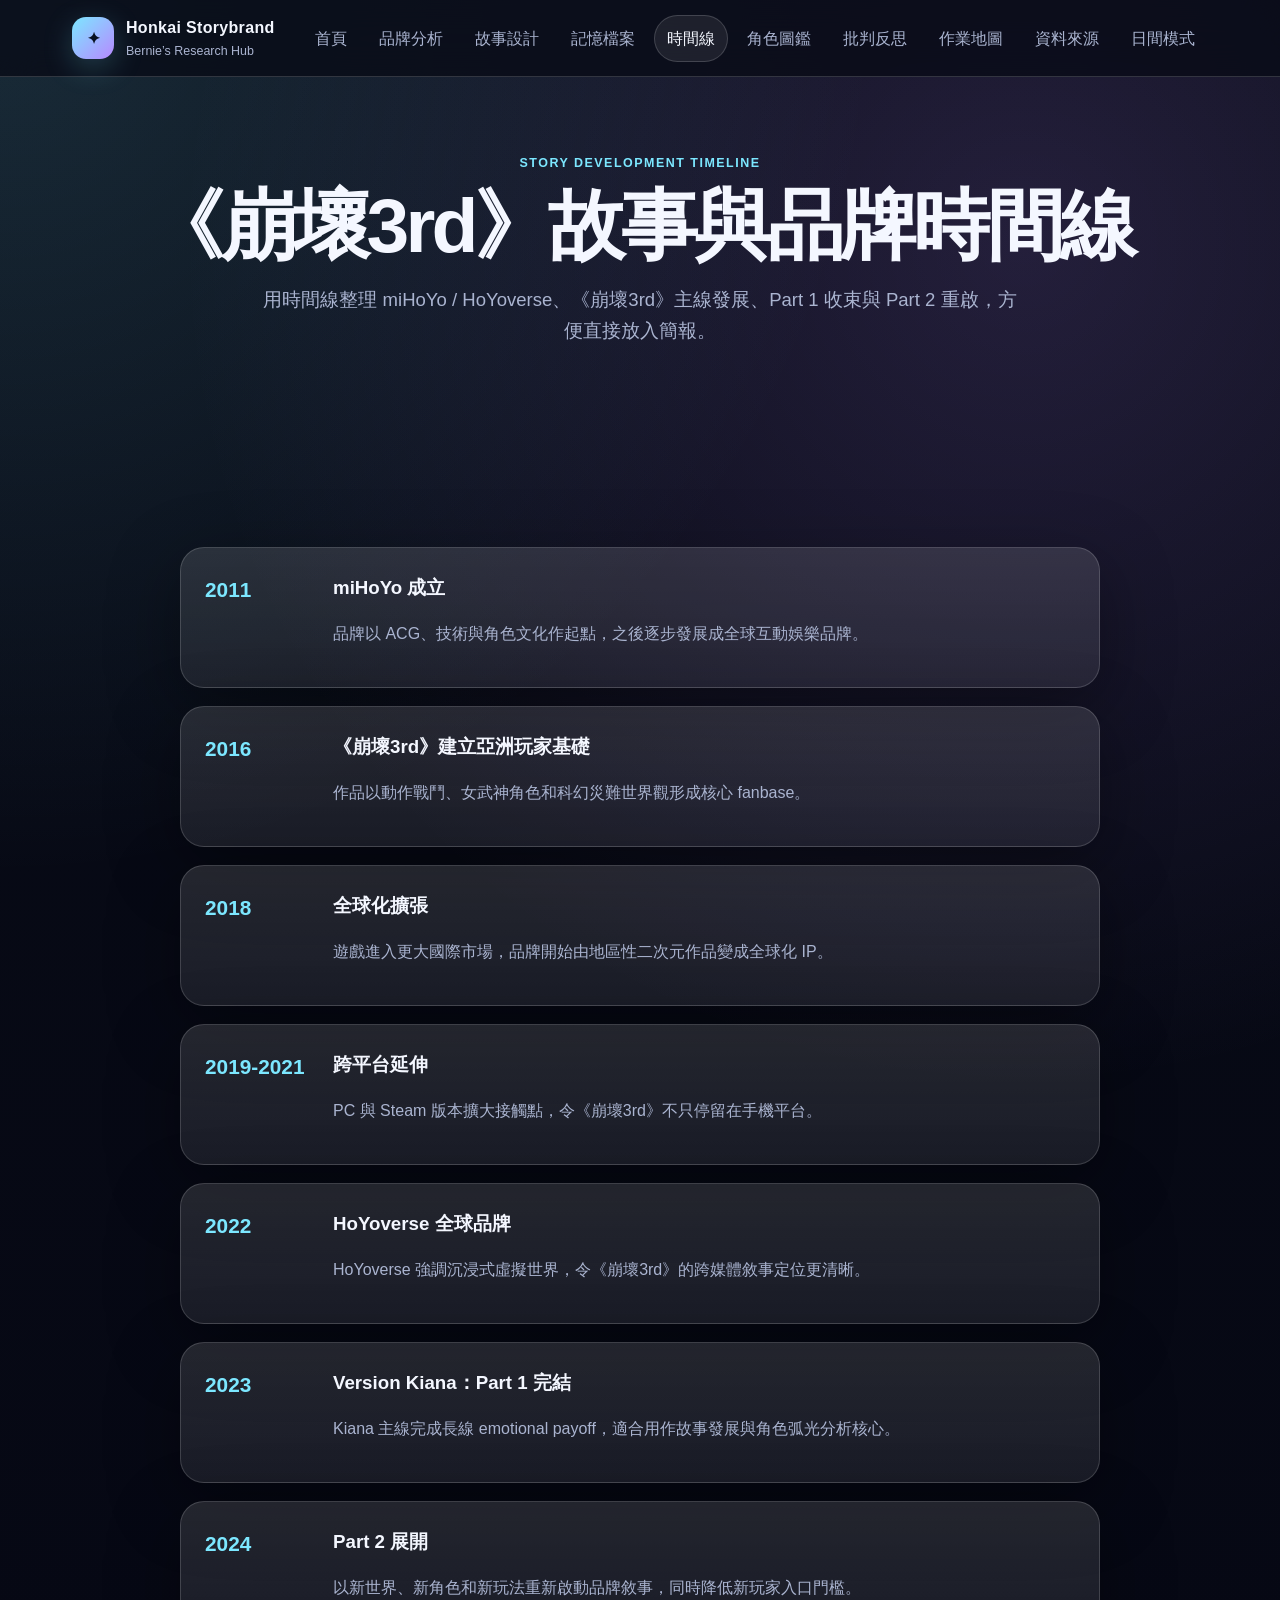
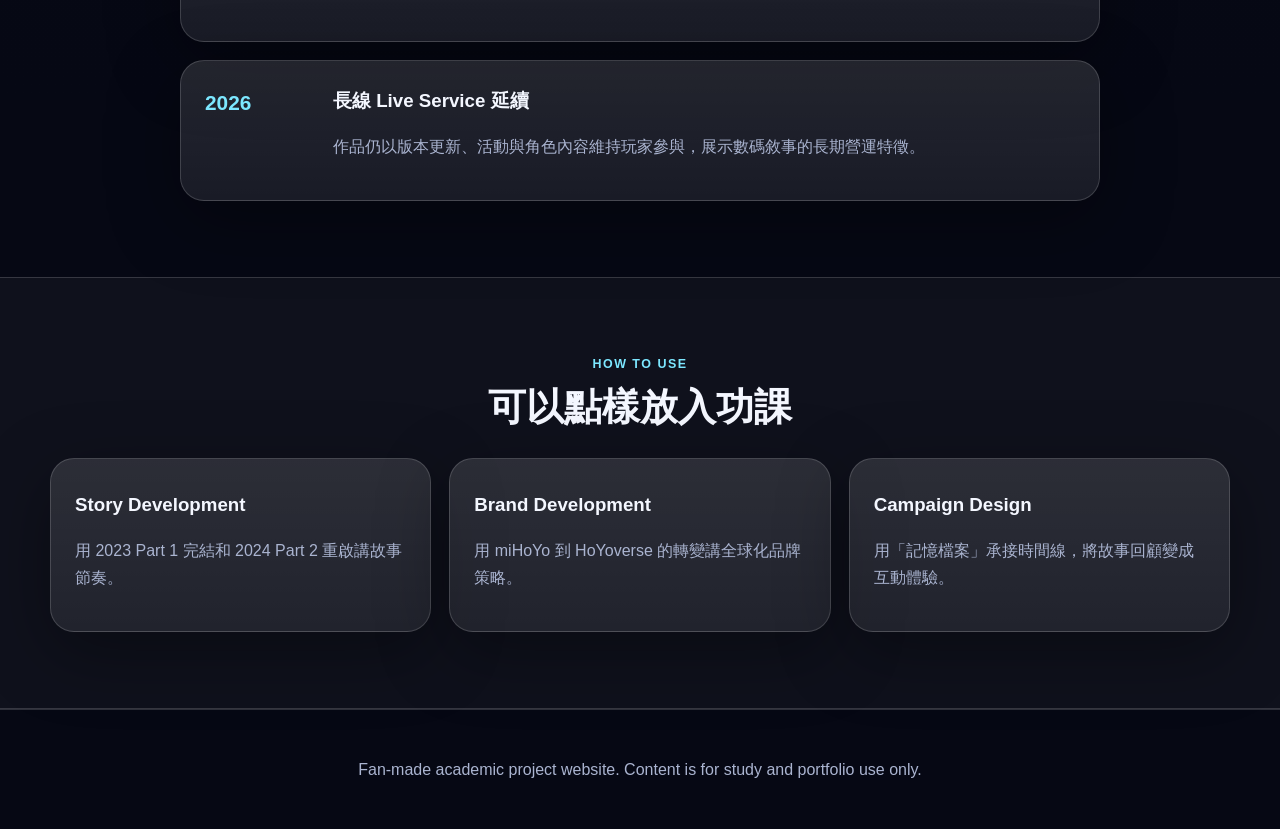
<file: timeline.html>
<!DOCTYPE html>
<html lang="zh-Hant">
<head>
  <meta charset="UTF-8" />
  <meta name="viewport" content="width=device-width, initial-scale=1.0" />
  <meta name="description" content="《崩壞3rd》故事與品牌發展時間線。" />
  <title>時間線｜Honkai Storybrand Archive</title>
  <link rel="stylesheet" href="assets/css/styles.css" />
</head>
<body data-page="timeline">
  <a class="skip-link" href="#main">跳到主要內容</a>
  <header class="site-header">
    <div class="nav-shell">
      <a class="brand-mark" href="index.html" aria-label="Honkai Storybrand Archive home">
        <span class="brand-icon">✦</span>
        <span><strong>Honkai Storybrand</strong><small>Bernie’s Research Hub</small></span>
      </a>
      <button class="nav-toggle" aria-expanded="false" aria-controls="site-nav">☰</button>
      <nav id="site-nav" class="site-nav" aria-label="Main navigation">
        <a href="index.html">首頁</a>
        <a href="brand.html">品牌分析</a>
        <a href="story.html">故事設計</a>
        <a href="campaign.html">記憶檔案</a>
        <a class="active" href="timeline.html">時間線</a>
        <a href="characters.html">角色圖鑑</a>
        <a href="reflection.html">批判反思</a>
        <a href="resources.html">作業地圖</a>
        <a href="references.html">資料來源</a>
      </nav>
    </div>
  </header>
  <main id="main">
    <section class="page-hero">
      <p class="eyebrow">Story Development Timeline</p>
      <h1>《崩壞3rd》故事與品牌時間線</h1>
      <p class="lead narrow">用時間線整理 miHoYo / HoYoverse、《崩壞3rd》主線發展、Part 1 收束與 Part 2 重啟，方便直接放入簡報。</p>
    </section>
    <section class="section">
      <div class="timeline-track reveal">
        <article class="timeline-node"><div class="timeline-year">2011</div><div><h3>miHoYo 成立</h3><p>品牌以 ACG、技術與角色文化作起點，之後逐步發展成全球互動娛樂品牌。</p></div></article>
        <article class="timeline-node"><div class="timeline-year">2016</div><div><h3>《崩壞3rd》建立亞洲玩家基礎</h3><p>作品以動作戰鬥、女武神角色和科幻災難世界觀形成核心 fanbase。</p></div></article>
        <article class="timeline-node"><div class="timeline-year">2018</div><div><h3>全球化擴張</h3><p>遊戲進入更大國際市場，品牌開始由地區性二次元作品變成全球化 IP。</p></div></article>
        <article class="timeline-node"><div class="timeline-year">2019-2021</div><div><h3>跨平台延伸</h3><p>PC 與 Steam 版本擴大接觸點，令《崩壞3rd》不只停留在手機平台。</p></div></article>
        <article class="timeline-node"><div class="timeline-year">2022</div><div><h3>HoYoverse 全球品牌</h3><p>HoYoverse 強調沉浸式虛擬世界，令《崩壞3rd》的跨媒體敘事定位更清晰。</p></div></article>
        <article class="timeline-node"><div class="timeline-year">2023</div><div><h3>Version Kiana：Part 1 完結</h3><p>Kiana 主線完成長線 emotional payoff，適合用作故事發展與角色弧光分析核心。</p></div></article>
        <article class="timeline-node"><div class="timeline-year">2024</div><div><h3>Part 2 展開</h3><p>以新世界、新角色和新玩法重新啟動品牌敘事，同時降低新玩家入口門檻。</p></div></article>
        <article class="timeline-node"><div class="timeline-year">2026</div><div><h3>長線 Live Service 延續</h3><p>作品仍以版本更新、活動與角色內容維持玩家參與，展示數碼敘事的長期營運特徵。</p></div></article>
      </div>
    </section>
    <section class="section alt">
      <div class="section-heading reveal">
        <p class="eyebrow">How to Use</p>
        <h2>可以點樣放入功課</h2>
      </div>
      <div class="card-grid three reveal delay-1">
        <article class="card"><h3>Story Development</h3><p>用 2023 Part 1 完結和 2024 Part 2 重啟講故事節奏。</p></article>
        <article class="card"><h3>Brand Development</h3><p>用 miHoYo 到 HoYoverse 的轉變講全球化品牌策略。</p></article>
        <article class="card"><h3>Campaign Design</h3><p>用「記憶檔案」承接時間線，將故事回顧變成互動體驗。</p></article>
      </div>
    </section>
  </main>
  <footer class="site-footer"><p>Fan-made academic project website. Content is for study and portfolio use only.</p></footer>
  <script src="assets/js/main.js"></script>
</body>
</html>
</file>
<file: assets/css/styles.css>
:root{--bg:#080b16;--bg2:#10162b;--card:rgba(255,255,255,.08);--card2:rgba(255,255,255,.12);--text:#f4f7ff;--muted:#aab4d0;--line:rgba(255,255,255,.16);--accent:#7ce7ff;--accent2:#b789ff;--danger:#ff7aa8;--shadow:0 20px 70px rgba(0,0,0,.35);--radius:24px}*{box-sizing:border-box}html{scroll-behavior:smooth}body{margin:0;background:radial-gradient(circle at top left,rgba(124,231,255,.15),transparent 32%),radial-gradient(circle at 80% 10%,rgba(183,137,255,.16),transparent 35%),linear-gradient(180deg,var(--bg),#060814 70%);color:var(--text);font-family:-apple-system,BlinkMacSystemFont,"Segoe UI","Noto Sans TC","PingFang TC",Arial,sans-serif;line-height:1.7;min-height:100vh}body.light-mode{--bg:#f5f7ff;--bg2:#e9edff;--card:rgba(255,255,255,.9);--card2:#fff;--text:#15192b;--muted:#526079;--line:rgba(20,30,60,.16);background:linear-gradient(180deg,#f8fbff,#eef2ff)}a{color:inherit;text-decoration:none}p{color:var(--muted)}img{max-width:100%;display:block}.skip-link{position:absolute;left:-999px;top:12px;background:var(--accent);color:#00101a;padding:8px 12px;border-radius:10px;z-index:99}.skip-link:focus{left:12px}.site-header{position:sticky;top:0;z-index:50;background:rgba(8,11,22,.78);backdrop-filter:blur(18px);border-bottom:1px solid var(--line)}body.light-mode .site-header{background:rgba(248,251,255,.82)}.nav-shell{max-width:1180px;margin:auto;padding:14px 22px;display:flex;align-items:center;justify-content:space-between;gap:18px}.brand-mark{display:flex;align-items:center;gap:12px}.brand-icon{width:42px;height:42px;border-radius:14px;display:grid;place-items:center;background:linear-gradient(135deg,var(--accent),var(--accent2));color:#07101f;font-weight:900;box-shadow:0 8px 30px rgba(124,231,255,.22)}.brand-mark strong{display:block;letter-spacing:.02em}.brand-mark small{display:block;color:var(--muted);font-size:.78rem}.site-nav{display:flex;gap:6px;align-items:center;flex-wrap:wrap;justify-content:flex-end}.site-nav a,.theme-toggle{border:1px solid transparent;border-radius:999px;padding:9px 12px;color:var(--muted);font:inherit;background:transparent;cursor:pointer}.site-nav a:hover,.site-nav a.active,.theme-toggle:hover{color:var(--text);border-color:var(--line);background:var(--card)}.nav-toggle{display:none;background:var(--card);border:1px solid var(--line);color:var(--text);border-radius:14px;padding:9px 12px}.hero,.page-hero,.section{max-width:1180px;margin:auto;padding:76px 22px}.split-hero{display:grid;grid-template-columns:1.08fr .92fr;gap:28px;align-items:center}.eyebrow{color:var(--accent);text-transform:uppercase;letter-spacing:.12em;font-size:.78rem;font-weight:800;margin:0 0 10px}.hero h1,.page-hero h1{font-size:clamp(2.4rem,6vw,5.4rem);line-height:1.05;margin:0 0 18px;letter-spacing:-.05em}.page-hero{text-align:center}.lead{font-size:1.16rem;max-width:760px}.narrow{margin-left:auto;margin-right:auto}.hero-actions{display:flex;gap:12px;flex-wrap:wrap;margin-top:28px}.btn{display:inline-flex;align-items:center;justify-content:center;border-radius:999px;border:1px solid var(--line);padding:12px 18px;font-weight:800}.btn.primary{background:linear-gradient(135deg,var(--accent),var(--accent2));color:#07101f;border:0}.btn.ghost{background:var(--card);color:var(--text)}.hero-panel,.card,.sticky-note,.memory-card,.quiz-box,.note-wall,.source-card,.video-card,.timeline-node,.report-box,.character-card,.modal-card{background:linear-gradient(180deg,var(--card2),var(--card));border:1px solid var(--line);border-radius:var(--radius);box-shadow:var(--shadow)}.hero-panel{padding:34px}.panel-label{display:inline-block;color:var(--accent);font-weight:900;margin-bottom:12px}.hero-panel h2{font-size:1.8rem;line-height:1.2;margin:0 0 12px}.section.compact{padding-top:32px}.section.alt{max-width:none;background:rgba(255,255,255,.035);border-block:1px solid var(--line)}.section.alt>*{max-width:1180px;margin-left:auto;margin-right:auto}.section-heading{text-align:center;max-width:760px;margin:0 auto 30px}.section-heading h2,.sticky-note h2{font-size:clamp(1.8rem,3vw,3rem);line-height:1.1;margin:0 0 12px}.card-grid{display:grid;gap:18px}.card-grid.four{grid-template-columns:repeat(4,1fr)}.card-grid.three{grid-template-columns:repeat(3,1fr)}.card{padding:24px}.card h3{margin:6px 0 8px}.number{color:var(--accent);font-weight:900}.route-grid{display:grid;grid-template-columns:repeat(3,1fr);gap:16px}.route-card{padding:22px;border-radius:20px;border:1px solid var(--line);background:var(--card);transition:.2s}.route-card:hover,.character-card:hover,.video-card:hover{transform:translateY(-3px);border-color:rgba(124,231,255,.55)}.route-card strong{display:block;font-size:1.1rem}.route-card span{display:block;color:var(--muted);margin-top:6px}.two-col{display:grid;grid-template-columns:.85fr 1.15fr;gap:26px;align-items:start}.sticky-note{padding:28px;position:sticky;top:98px}.memory-tabs{display:flex;gap:8px;flex-wrap:wrap;margin-bottom:14px}.memory-btn,.quiz-options button{border:1px solid var(--line);background:var(--card);color:var(--text);border-radius:999px;padding:10px 13px;cursor:pointer;font:inherit}.memory-btn.active,.quiz-options button:hover{background:linear-gradient(135deg,var(--accent),var(--accent2));color:#07101f;border-color:transparent}.memory-card{padding:28px;min-height:250px}.memory-card h3{font-size:1.8rem;margin:0 0 10px}.memory-card li{margin:6px 0;color:var(--muted)}.quiz-box,.note-wall{padding:24px;max-width:760px;margin:auto}.quiz-options{display:flex;gap:10px;flex-wrap:wrap}.quiz-result{display:none;margin-top:18px;padding:18px;border-radius:18px;background:rgba(124,231,255,.12);border:1px solid rgba(124,231,255,.25);color:var(--text)}textarea,input[type="search"]{width:100%;border:1px solid var(--line);background:rgba(0,0,0,.18);color:var(--text);border-radius:18px;padding:14px 16px;font:inherit}body.light-mode textarea,body.light-mode input[type="search"]{background:#fff}textarea{min-height:120px;resize:vertical}.notes-list{margin-top:18px;display:grid;gap:10px}.note-item{display:flex;justify-content:space-between;gap:10px;border:1px solid var(--line);border-radius:16px;padding:12px;background:rgba(255,255,255,.05)}.note-item button{border:0;border-radius:999px;background:rgba(255,122,168,.18);color:var(--danger);padding:6px 10px}.character-toolbar{display:flex;align-items:center;justify-content:space-between;gap:16px;flex-wrap:wrap;margin-bottom:22px}.character-grid{display:grid;grid-template-columns:repeat(auto-fill,minmax(220px,1fr));gap:16px}.character-card{padding:18px;display:flex;gap:14px;align-items:center;cursor:pointer}.character-avatar{width:58px;height:58px;border-radius:18px;display:grid;place-items:center;background:linear-gradient(135deg,rgba(124,231,255,.22),rgba(183,137,255,.28));color:var(--accent);font-size:1.45rem;font-weight:900;border:1px solid var(--line)}.character-card small{color:var(--accent)}.character-card h3{margin:2px 0}.character-card p{margin:0}.modal{position:fixed;inset:0;background:rgba(0,0,0,.72);display:none;place-items:center;padding:22px;z-index:80}.modal.show{display:grid}.modal-card{max-width:650px;width:100%;padding:26px;position:relative}.modal-close{position:absolute;right:18px;top:14px;background:var(--card);border:1px solid var(--line);color:var(--text);border-radius:50%;width:38px;height:38px}.modal-card img{max-height:260px;margin:auto;border-radius:18px;object-fit:cover}.timeline-track{display:grid;gap:18px;max-width:920px;margin:30px auto 0}.timeline-node{padding:24px;display:grid;grid-template-columns:110px 1fr;gap:18px;position:relative}.timeline-year{color:var(--accent);font-weight:900;font-size:1.3rem}.timeline-node h3{margin:0}.video-grid,.source-list{display:grid;grid-template-columns:repeat(2,1fr);gap:16px}.video-card,.source-card{padding:22px}.video-card span,.source-card span{display:inline-block;color:var(--accent);font-weight:900;margin-bottom:8px}.report-box{padding:28px;margin-top:22px}.site-footer{text-align:center;border-top:1px solid var(--line);padding:30px 22px;color:var(--muted)}.reveal{opacity:0;transform:translateY(16px);transition:.65s ease}.reveal.visible{opacity:1;transform:none}.delay-1{transition-delay:.1s}.delay-2{transition-delay:.2s}@media(max-width:900px){.split-hero,.two-col{grid-template-columns:1fr}.card-grid.four,.card-grid.three,.route-grid,.video-grid,.source-list{grid-template-columns:1fr 1fr}.sticky-note{position:static}.nav-toggle{display:block}.site-nav{display:none;width:100%;padding-top:12px}.site-nav.open{display:flex}.nav-shell{align-items:flex-start;flex-wrap:wrap}.timeline-node{grid-template-columns:1fr}}@media(max-width:620px){.hero,.page-hero,.section{padding:54px 16px}.card-grid.four,.card-grid.three,.route-grid,.video-grid,.source-list{grid-template-columns:1fr}.site-nav a,.theme-toggle{width:100%;text-align:left}.hero-actions{flex-direction:column}.btn{width:100%}}
</file>
<file: assets/css/intro.css>
.site-intro {
  --site-intro-ready: 1;
  position: fixed;
  inset: 0;
  z-index: 1000;
  display: grid;
  place-items: center;
  overflow: auto;
  padding: 32px 20px;
  color: #f4f7ff;
  background:
    radial-gradient(ellipse at 50% 42%, #27305a66, transparent 58%),
    radial-gradient(ellipse at 20% 90%, #43265a44, transparent 50%), #080b16;
  opacity: 1;
  transition: opacity .45s ease, visibility .45s;
}
.site-intro[hidden] { display: none; }
body.intro-active { overflow: hidden; }
.site-intro.is-leaving { opacity: 0; visibility: hidden; pointer-events: none; }
.site-intro__content { width: min(100%, 600px); text-align: center; }
.site-intro .site-intro__eyebrow {
  margin: 0 0 36px;
  color: #aab4d0;
  font-size: 11px;
  letter-spacing: .24em;
  text-transform: uppercase;
}
.site-intro__orbit {
  position: relative;
  display: grid;
  place-items: center;
  width: 154px;
  height: 154px;
  margin: 0 auto 34px;
  border: 1px solid #7ce7ff26;
  border-radius: 50%;
  box-shadow: 0 0 70px #7ce7ff0d, inset 0 0 40px #b789ff0d;
}
.site-intro__orbit::before, .site-intro__orbit::after {
  content: "";
  position: absolute;
  inset: 10px;
  border: 1px solid transparent;
  border-top-color: #7ce7ff;
  border-right-color: #7ce7ff44;
  border-radius: 50%;
  animation: intro-orbit 3s linear infinite;
}
.site-intro__orbit::after {
  inset: -11px;
  border-top-color: #b789ff88;
  border-right-color: transparent;
  animation-direction: reverse;
  animation-duration: 5s;
}
.site-intro__orbit span {
  color: #d4f6ff;
  font-size: 64px;
  line-height: 1;
  text-shadow: 0 0 32px #7ce7ff88;
  animation: intro-breathe 2s ease-in-out infinite alternate;
}
.site-intro .site-intro__chapter {
  margin: 0 0 14px;
  color: #7ce7ff;
  font-size: 10px;
  letter-spacing: .28em;
}
.site-intro h2 { margin: 0; font-size: clamp(23px, 4.5vw, 38px); line-height: 1.45; font-weight: 600; }
.site-intro .site-intro__subtitle { margin: 14px 0 32px; color: #aab4d0; font-size: 13px; }
.site-intro__track { width: 180px; height: 2px; margin: auto; overflow: hidden; background: #ffffff14; }
.site-intro__track span {
  display: block;
  width: 100%;
  height: 100%;
  background: linear-gradient(90deg, transparent, #7ce7ff, #b789ff, transparent);
  animation: intro-loading 1.2s ease-in-out infinite;
}
.site-intro.is-ready .site-intro__track span { animation: none; background: linear-gradient(90deg, #7ce7ff, #b789ff); }
.site-intro .site-intro__status { margin: 14px 0 26px; color: #aab4d0; font-size: 11px; letter-spacing: .08em; }
.site-intro__skip {
  border: 1px solid #ffffff30;
  border-radius: 999px;
  padding: 10px 18px;
  background: #ffffff06;
  color: #d4ddf5;
  font: inherit;
  font-size: 12px;
  cursor: pointer;
}
.site-intro__skip span { margin-left: 18px; color: #7ce7ff; }
.site-intro__skip:hover { background: #ffffff10; border-color: #7ce7ff88; }
.site-intro__skip:focus-visible { outline: 2px solid #7ce7ff; outline-offset: 5px; }
body.intro-active .reveal { opacity: 0; transform: translateY(16px); }
@keyframes intro-orbit { to { transform: rotate(360deg); } }
@keyframes intro-breathe { from { opacity: .65; transform: scale(.94); } to { opacity: 1; transform: scale(1.04); } }
@keyframes intro-loading { from { transform: translateX(-100%); } to { transform: translateX(100%); } }
@media (max-height: 560px) {
  .site-intro .site-intro__eyebrow { margin-bottom: 18px; }
  .site-intro__orbit { width: 84px; height: 84px; margin-bottom: 22px; }
  .site-intro__orbit span { font-size: 40px; }
  .site-intro .site-intro__subtitle { margin-bottom: 18px; }
}
@media (prefers-reduced-motion: reduce) {
  .site-intro, .site-intro *, .site-intro *::before, .site-intro *::after { animation: none !important; transition: none !important; }
  .reveal { transition: none; transform: none; }
}
</file>
<file: styles.css>
/* Honkai Storybrand Archive */
:root{--bg:#090b18;--bg2:#11152a;--card:#171c33;--text:#f5f7ff;--muted:#b9c0dd;--line:rgba(255,255,255,.12);--accent:#8fd3ff;--accent2:#f6a6ff;--danger:#ff7aa8;--radius:22px;--shadow:0 22px 70px rgba(0,0,0,.35);font-family:"Noto Sans TC","Inter",system-ui,-apple-system,BlinkMacSystemFont,"Segoe UI",sans-serif}*{box-sizing:border-box}html{scroll-behavior:smooth}body{margin:0;background:radial-gradient(circle at 15% 5%,rgba(143,211,255,.2),transparent 30%),radial-gradient(circle at 85% 0,rgba(246,166,255,.18),transparent 30%),linear-gradient(180deg,var(--bg),#050711 70%);color:var(--text);line-height:1.75}body.light-mode{--bg:#f5f7ff;--bg2:#fff;--card:#fff;--text:#172039;--muted:#58627d;--line:rgba(20,30,50,.14);background:linear-gradient(180deg,#f5f7ff,#eaf1ff)}a{color:inherit;text-decoration:none}img{max-width:100%;display:block}.skip-link{position:absolute;left:-999px}.skip-link:focus{left:1rem;top:1rem;z-index:99;background:var(--accent);color:#07101d;padding:.6rem 1rem;border-radius:999px}.site-header{position:sticky;top:0;z-index:50;background:rgba(9,11,24,.82);backdrop-filter:blur(18px);border-bottom:1px solid var(--line)}body.light-mode .site-header{background:rgba(245,247,255,.86)}.nav-shell{max-width:1180px;margin:auto;display:flex;align-items:center;justify-content:space-between;gap:1rem;padding:1rem 1.2rem}.brand-mark{display:flex;gap:.75rem;align-items:center}.brand-icon{display:grid;place-items:center;width:42px;height:42px;border-radius:14px;background:linear-gradient(135deg,var(--accent),var(--accent2));color:#07101d;font-weight:900}.brand-mark strong{display:block;line-height:1.1}.brand-mark small{display:block;color:var(--muted);font-size:.74rem}.site-nav{display:flex;gap:.35rem;align-items:center;flex-wrap:wrap}.site-nav a,.theme-toggle{padding:.55rem .7rem;border-radius:999px;color:var(--muted);font-size:.92rem;border:1px solid transparent;background:transparent;cursor:pointer}.site-nav a:hover,.site-nav a.active,.theme-toggle:hover{background:rgba(143,211,255,.13);color:var(--text);border-color:var(--line)}.nav-toggle{display:none;background:transparent;color:var(--text);border:1px solid var(--line);border-radius:12px;padding:.55rem .7rem}main{overflow:hidden}.hero,.page-hero,.section{max-width:1180px;margin:0 auto;padding:5rem 1.2rem}.split-hero{display:grid;grid-template-columns:1.15fr .85fr;gap:2rem;align-items:center;min-height:70vh}.hero h1,.page-hero h1{font-size:clamp(2.2rem,6vw,5.4rem);line-height:1.02;margin:.35rem 0 1rem;letter-spacing:-.06em}.page-hero{text-align:center;padding-top:5.5rem;padding-bottom:3rem}.lead{font-size:1.2rem;color:var(--muted);max-width:700px}.narrow{margin-left:auto;margin-right:auto}.eyebrow{color:var(--accent);text-transform:uppercase;letter-spacing:.16em;font-weight:800;font-size:.8rem}.hero-actions{display:flex;gap:.8rem;margin-top:1.5rem;flex-wrap:wrap}.btn{display:inline-flex;align-items:center;justify-content:center;border-radius:999px;padding:.8rem 1.15rem;border:1px solid var(--line);font-weight:800}.btn.primary{background:linear-gradient(135deg,var(--accent),var(--accent2));color:#07101d;border:0}.btn.ghost{background:rgba(255,255,255,.05)}.hero-panel,.card,.analysis-block,.route-card,.timeline-item,.memory-card,.quiz-box,.note-wall,.sticky-note,.modal-card,.gallery-grid figure,.compare-grid article,.character-card,.video-card,.source-grid article{background:linear-gradient(180deg,rgba(255,255,255,.07),rgba(255,255,255,.035));border:1px solid var(--line);border-radius:var(--radius);box-shadow:var(--shadow)}.hero-panel{padding:2rem}.panel-label{color:var(--accent2);font-weight:900}.section.alt{max-width:none;background:linear-gradient(180deg,rgba(255,255,255,.035),rgba(143,211,255,.035));border-top:1px solid var(--line);border-bottom:1px solid var(--line)}.section.alt>*{max-width:1180px;margin-left:auto;margin-right:auto}.section-heading{text-align:center;max-width:740px;margin:0 auto 2rem}.section-heading h2,.sticky-note h2{font-size:clamp(1.8rem,4vw,3rem);line-height:1.08;margin:.25rem 0 .8rem}.card-grid{display:grid;gap:1rem}.card-grid.three{grid-template-columns:repeat(3,1fr)}.card-grid.four{grid-template-columns:repeat(4,1fr)}.card{padding:1.3rem}.card h3,.analysis-block h3{margin:.2rem 0 .55rem}.card p,.analysis-block p,.route-card span,.timeline-item p{color:var(--muted)}.number{font-weight:900;color:var(--accent);font-size:1.6rem}.route-grid{display:grid;grid-template-columns:repeat(3,1fr);gap:1rem}.route-card{padding:1.1rem;transition:.2s transform,.2s border-color}.route-card:hover{transform:translateY(-4px);border-color:rgba(143,211,255,.5)}.route-card strong{display:block;margin-bottom:.4rem}.two-col{display:grid;grid-template-columns:.8fr 1.2fr;gap:1.5rem;align-items:start}.sticky-note{padding:1.6rem;position:sticky;top:6rem}.stack{display:grid;gap:1rem}.analysis-block{padding:1.25rem}.compare-grid,.character-function-grid{display:grid;grid-template-columns:repeat(4,1fr);gap:1rem}.compare-grid article,.character-function-grid article{padding:1.1rem}.quote-section{text-align:center}.quote-section blockquote{font-size:clamp(1.5rem,4vw,3rem);line-height:1.25;margin:0 auto;max-width:920px}.timeline{display:grid;gap:1rem;position:relative}.timeline-item{padding:1.2rem;display:grid;grid-template-columns:70px 1fr;gap:1rem}.timeline-item span{width:54px;height:54px;display:grid;place-items:center;border-radius:50%;background:linear-gradient(135deg,var(--accent),var(--accent2));color:#07101d;font-weight:900}.memory-interface{display:grid;gap:1rem}.memory-tabs,.quiz-options{display:flex;gap:.6rem;flex-wrap:wrap}.memory-btn,.quiz-options button,.note-item button{border:1px solid var(--line);background:rgba(255,255,255,.06);color:var(--text);border-radius:999px;padding:.65rem .9rem;cursor:pointer}.memory-btn.active,.quiz-options button:hover{background:linear-gradient(135deg,var(--accent),var(--accent2));color:#07101d}.memory-card{padding:1.4rem}.memory-card ul{padding-left:1.3rem}.quiz-box,.note-wall{padding:1.3rem;max-width:800px;margin:auto}.quiz-result{display:none;margin-top:1rem;padding:1rem;border-radius:16px;background:rgba(143,211,255,.12);border:1px solid var(--line)}textarea,input[type="search"]{width:100%;border:1px solid var(--line);background:rgba(255,255,255,.06);color:var(--text);border-radius:18px;padding:1rem;font:inherit}textarea{min-height:130px;resize:vertical}.notes-list{display:grid;gap:.7rem;margin-top:1rem}.note-item{display:flex;justify-content:space-between;gap:1rem;align-items:center;padding:.8rem;border:1px solid var(--line);border-radius:16px;background:rgba(255,255,255,.04)}.search-bar{display:flex;gap:1rem;align-items:center;justify-content:space-between;margin-bottom:1.2rem}.character-grid{display:grid;grid-template-columns:repeat(4,1fr);gap:1rem}.character-card{overflow:hidden;cursor:pointer}.character-card img{height:220px;width:100%;object-fit:cover;background:linear-gradient(135deg,rgba(143,211,255,.2),rgba(246,166,255,.2))}.char-avatar{height:220px;width:100%;display:grid;place-items:center;font-size:3.4rem;font-weight:900;background:linear-gradient(135deg,rgba(143,211,255,.22),rgba(246,166,255,.22));color:var(--accent)}.character-card div{padding:1rem}.character-card small{color:var(--accent)}.modal{display:none;position:fixed;inset:0;z-index:100}.modal.show{display:block}.modal-backdrop{position:absolute;inset:0;background:rgba(0,0,0,.72)}.modal-card{position:relative;margin:6vh auto;padding:1rem;max-width:760px;display:grid;grid-template-columns:260px 1fr;gap:1rem}.modal-close{position:absolute;top:.7rem;right:.7rem;border:0;border-radius:50%;width:36px;height:36px;background:var(--danger);color:white;font-size:1.2rem}.gallery-grid{display:grid;grid-template-columns:1fr 1fr;gap:1rem}.gallery-grid figure{margin:0;overflow:hidden}.gallery-grid figcaption{padding:1rem;color:var(--muted)}.placeholder-art{min-height:360px;display:grid;place-items:center;text-align:center}.placeholder-art span{font-size:5rem;color:var(--accent)}.slide-list,.checklist,.source-list{display:grid;gap:.75rem}.slide-list p,.checklist p,.source-list p{padding:1rem;border:1px solid var(--line);border-radius:16px;background:rgba(255,255,255,.04);margin:0}.checklist span{color:var(--accent);font-weight:900;margin-right:.45rem}.video-grid{display:grid;grid-template-columns:repeat(4,1fr);gap:1rem}.video-card,.source-grid article{padding:1.1rem}.source-grid{display:grid;grid-template-columns:repeat(2,1fr);gap:1rem}.site-footer{border-top:1px solid var(--line);padding:2rem 1.2rem;text-align:center;color:var(--muted)}.reveal{opacity:0;transform:translateY(24px);transition:.6s ease}.reveal.visible{opacity:1;transform:none}.delay-1{transition-delay:.12s}@media (max-width:900px){.split-hero,.two-col,.modal-card{grid-template-columns:1fr}.card-grid.three,.card-grid.four,.route-grid,.compare-grid,.character-function-grid,.character-grid,.gallery-grid,.video-grid,.source-grid{grid-template-columns:1fr 1fr}.sticky-note{position:static}.site-nav{display:none;position:absolute;left:1rem;right:1rem;top:72px;background:var(--bg2);border:1px solid var(--line);border-radius:18px;padding:1rem}.site-nav.open{display:grid}.nav-toggle{display:block}.timeline-item{grid-template-columns:1fr}}@media (max-width:560px){.card-grid.three,.card-grid.four,.route-grid,.compare-grid,.character-function-grid,.character-grid,.gallery-grid,.video-grid,.source-grid{grid-template-columns:1fr}.hero,.page-hero,.section{padding:3rem 1rem}.search-bar{display:grid}.hero-actions{display:grid}.btn{width:100%}.brand-mark small{display:none}}
</file>
